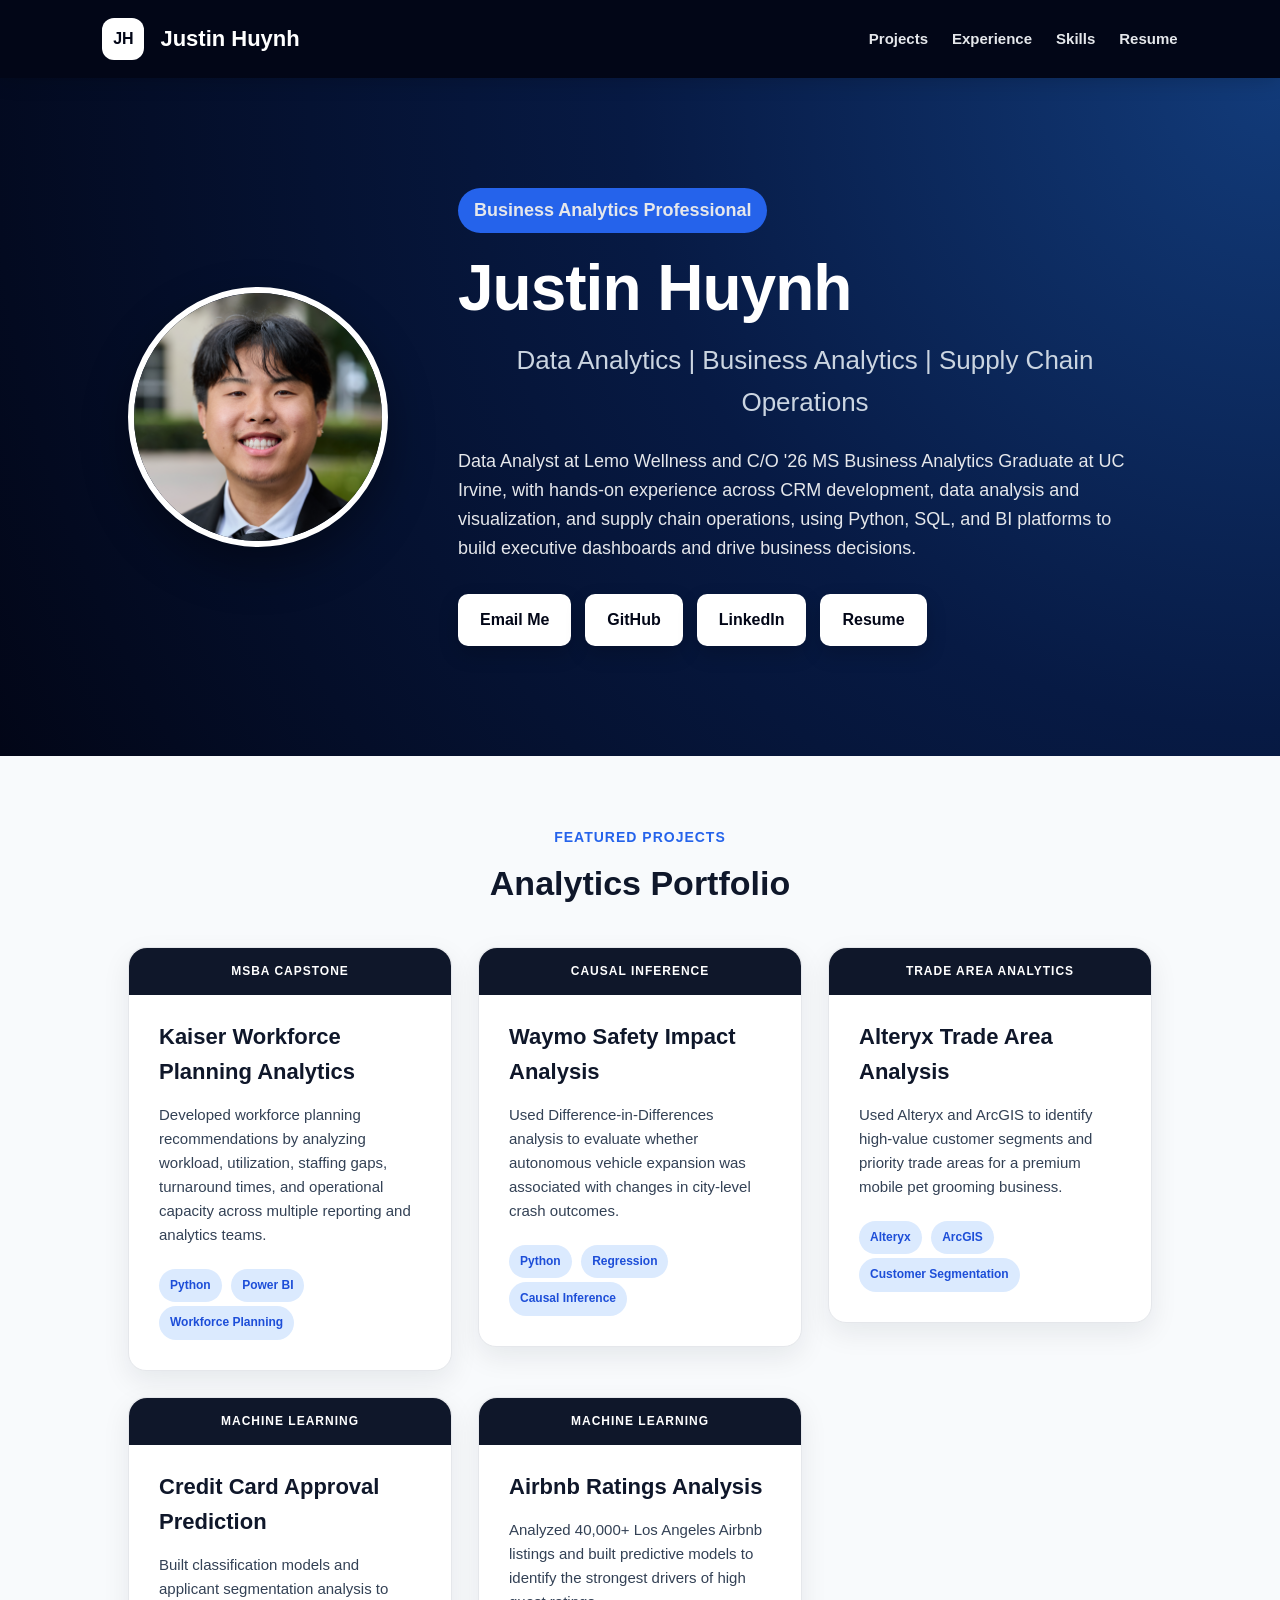
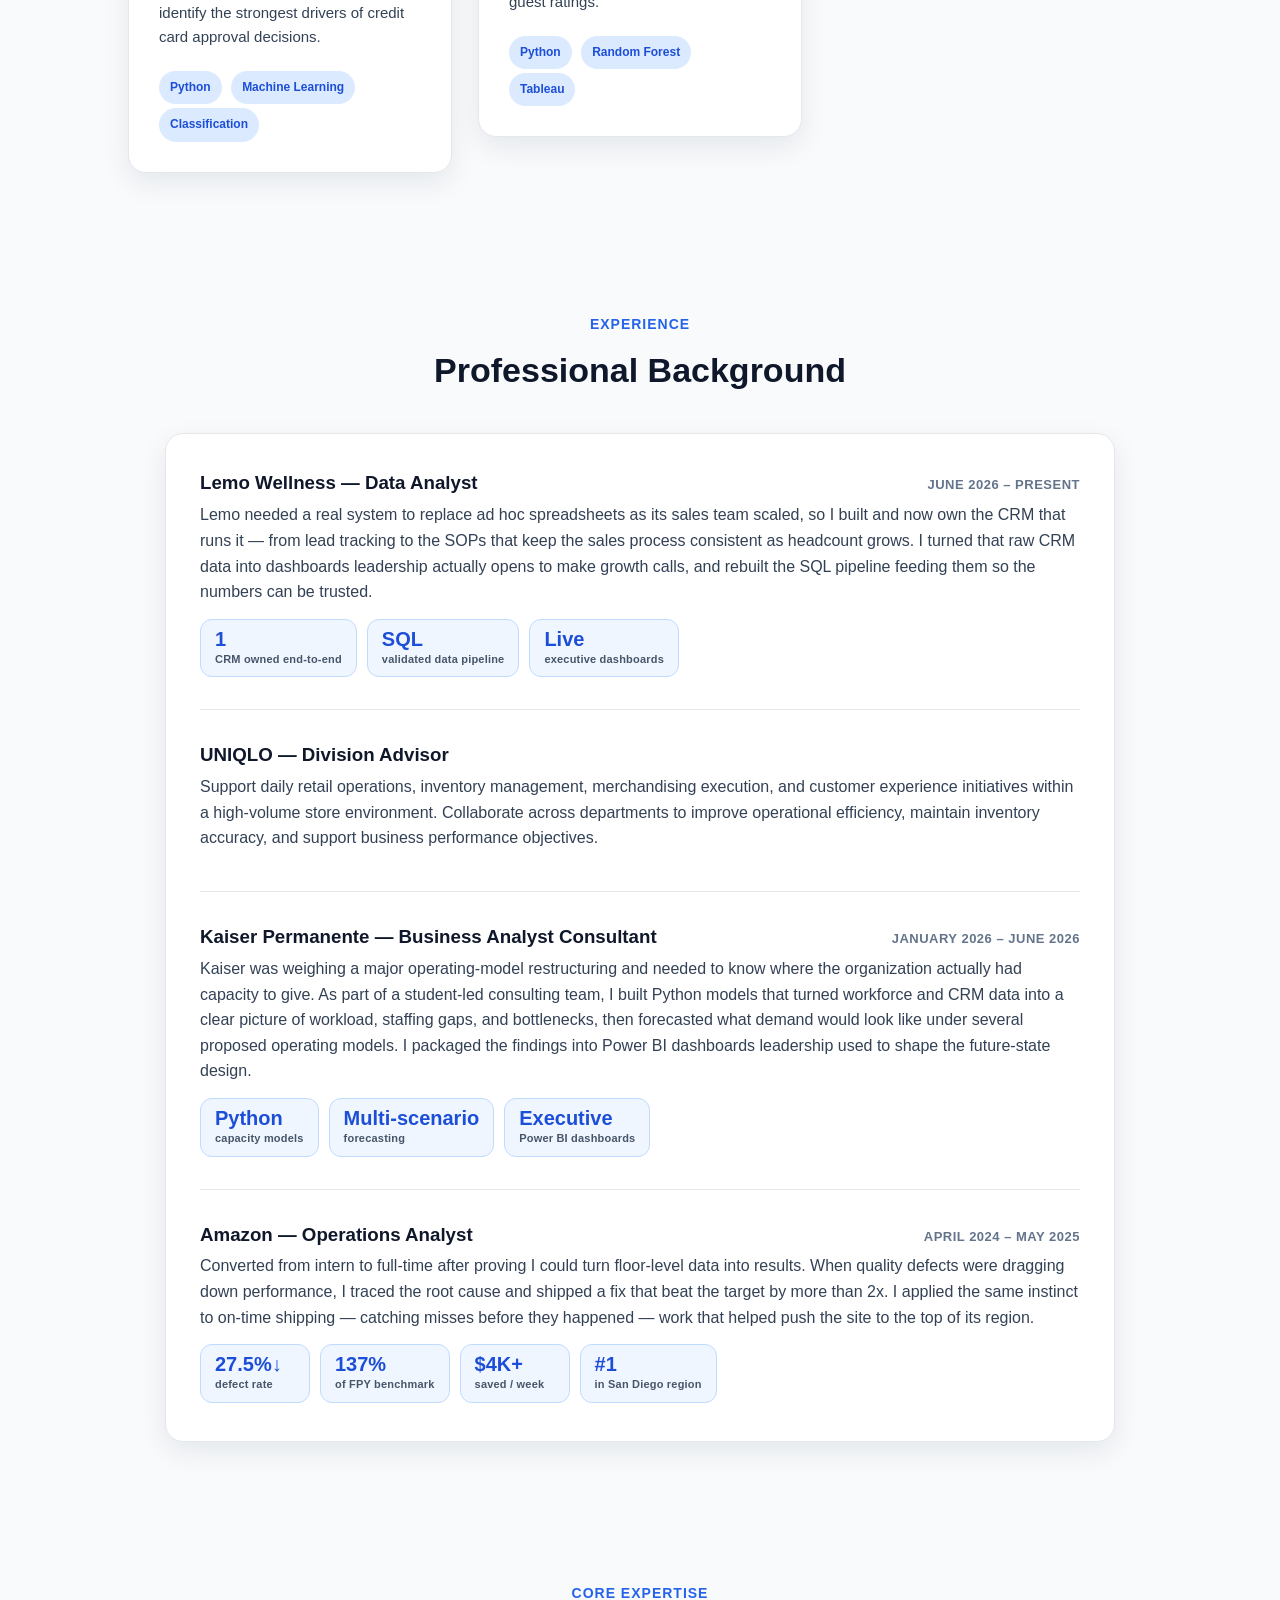
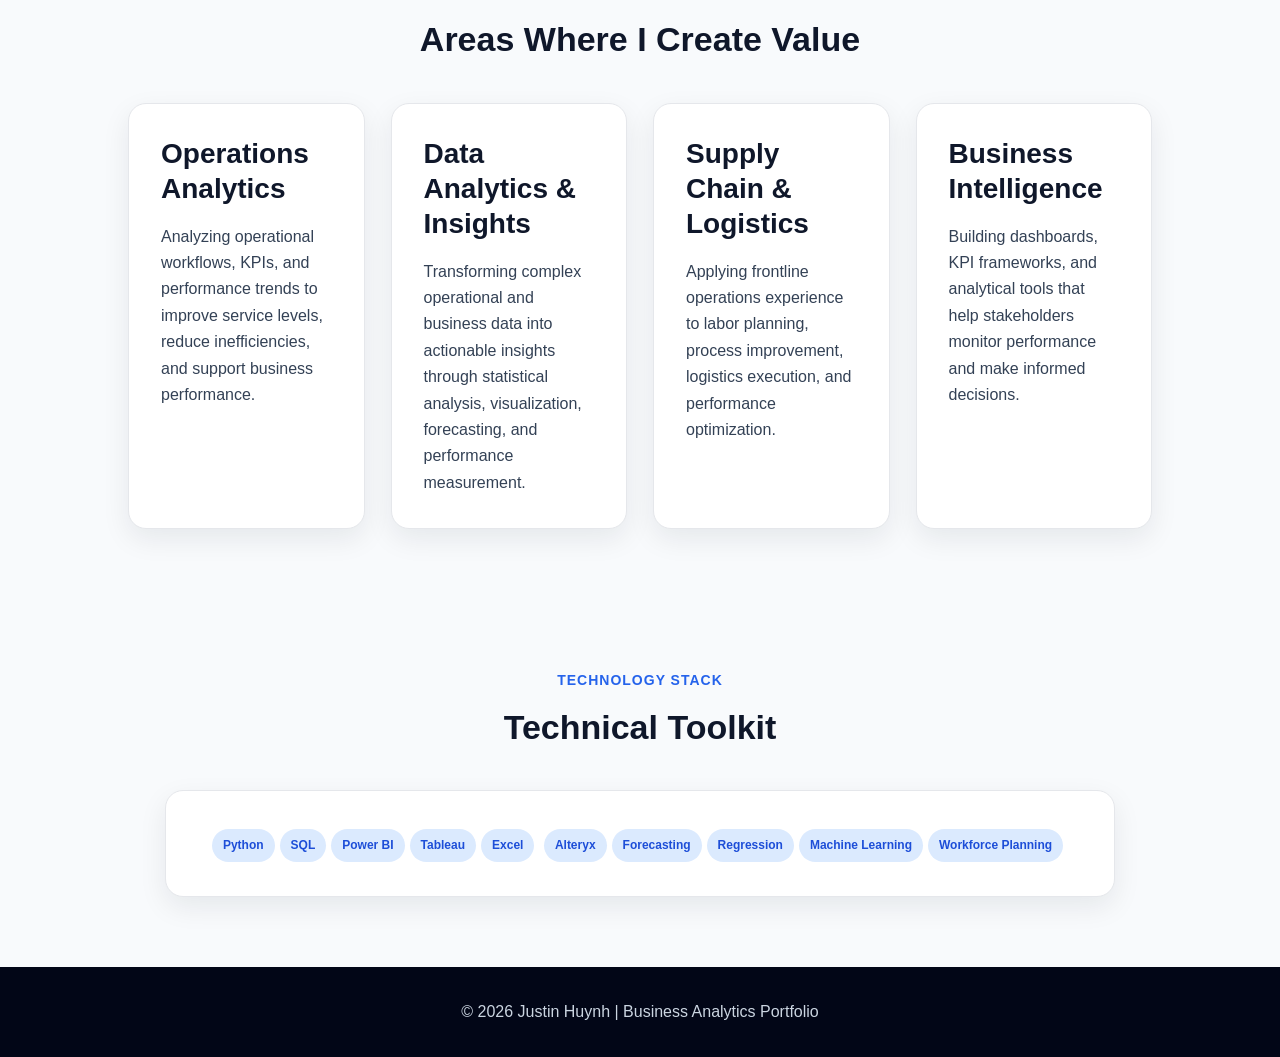
<file: index.html>
<!DOCTYPE html>
<html lang="en">
<head>
  <meta charset="UTF-8">
  <meta name="viewport" content="width=device-width, initial-scale=1.0">
  <title>Justin Huynh | Business Analytics Portfolio</title>
  <link rel="stylesheet" href="style.css">
</head>

<body>

<header class="nav">
  <div class="logo">JH</div>
  <h3>Justin Huynh</h3>
  <nav>
    <a href="#projects">Projects</a>
    <a href="#experience">Experience</a>
    <a href="#skills">Skills</a>
    <a href="JustinHuynh_Resume_.pdf" target="_blank">Resume</a>
  </nav>
</header>

<section class="hero">
  <img src="Justin Huynh.jpeg" alt="Justin Huynh" class="profile-pic">

  <div class="hero-content">
    <p class="badge">Business Analytics Professional</p>
    <h1>Justin Huynh</h1>
    <h2>Data Analytics | Business Analytics | Supply Chain Operations</h2>
    <p>
      Data Analyst at Lemo Wellness and C/O '26 MS Business Analytics Graduate at UC Irvine, with
      hands-on experience across CRM development, data analysis and visualization, and supply chain
      operations, using Python, SQL, and BI platforms to build executive dashboards and
      drive business decisions.
    </p>

    <div class="buttons">
      <a href="mailto:justinhuyn123@gmail.com">Email Me</a>
      <a href="https://github.com/huynhjh3" target="_blank">GitHub</a>
      <a href="https://www.linkedin.com/in/justinhhuynh" target="_blank">LinkedIn</a>
      <a href="JustinHuynh_Resume_.pdf" target="_blank">Resume</a>
    </div>
  </div>
</section>

<section id="projects">
  <p class="section-label">Featured Projects</p>
  <h2>Analytics Portfolio</h2>

  <div class="project-grid">

  <a href="projects/kaiser.html" class="card-link">
    <div class="card">

        <span class="project-type">MSBA Capstone</span>

        <h3>Kaiser Workforce Planning Analytics</h3>

        <p>
            Developed workforce planning recommendations by analyzing workload, utilization, staffing gaps, turnaround times, and operational capacity across multiple reporting and analytics teams.
        </p>

        <span>Python</span>
        <span>Power BI</span>
        <span>Workforce Planning</span>

    </div>
</a>
    
<a href="projects/waymo.html" class="card-link">
    <div class="card">

        <span class="project-type">Causal Inference</span>

        <h3>Waymo Safety Impact Analysis</h3>

        <p>
            Used Difference-in-Differences analysis to evaluate whether autonomous vehicle expansion was associated with changes in city-level crash outcomes.
        </p>

        <span>Python</span>
        <span>Regression</span>
        <span>Causal Inference</span>

    </div>
</a>

<a href="projects/alteryx.html" class="card-link">
    <div class="card">

        <span class="project-type">Trade Area Analytics</span>

        <h3>Alteryx Trade Area Analysis</h3>

        <p>
            Used Alteryx and ArcGIS to identify high-value customer segments and priority trade areas for a premium mobile pet grooming business.
        </p>

        <span>Alteryx</span>
        <span>ArcGIS</span>
        <span>Customer Segmentation</span>

    </div>
</a>

<a href="projects/credit-card.html" class="card-link">
    <div class="card">

        <span class="project-type">Machine Learning</span>

        <h3>Credit Card Approval Prediction</h3>

        <p>
            Built classification models and applicant segmentation analysis to identify the strongest drivers of credit card approval decisions.
        </p>

        <span>Python</span>
        <span>Machine Learning</span>
        <span>Classification</span>

    </div>
</a>

<a href="projects/airbnb.html" class="card-link">
    <div class="card">

        <span class="project-type">Machine Learning</span>

        <h3>Airbnb Ratings Analysis</h3>

        <p>
            Analyzed 40,000+ Los Angeles Airbnb listings and built predictive models to identify the strongest drivers of high guest ratings.
        </p>

        <span>Python</span>
        <span>Random Forest</span>
        <span>Tableau</span>

    </div>
</a>
</section>

<section id="experience">
  <p class="section-label">Experience</p>
  <h2>Professional Background</h2>

  <div class="experience">

<div class="role">
  <div class="role-header">
    <h3>Lemo Wellness — Data Analyst</h3>
    <span class="role-meta">June 2026 – Present</span>
  </div>
  <p>
    Lemo needed a real system to replace ad hoc spreadsheets as its sales team scaled, so I built and now own the CRM that runs it — from lead tracking to the SOPs that keep the sales process consistent as headcount grows. I turned that raw CRM data into dashboards leadership actually opens to make growth calls, and rebuilt the SQL pipeline feeding them so the numbers can be trusted.
  </p>
  <div class="stat-row">
    <div class="stat-chip"><span class="num">1</span><span class="label">CRM owned end-to-end</span></div>
    <div class="stat-chip"><span class="num">SQL</span><span class="label">validated data pipeline</span></div>
    <div class="stat-chip"><span class="num">Live</span><span class="label">executive dashboards</span></div>
  </div>
</div>

<div class="role">
  <div class="role-header">
    <h3>UNIQLO — Division Advisor</h3>
  </div>
  <p>
    Support daily retail operations, inventory management, merchandising execution, and customer experience initiatives within a high-volume store environment. Collaborate across departments to improve operational efficiency, maintain inventory accuracy, and support business performance objectives.
  </p>
</div>

<div class="role">
  <div class="role-header">
    <h3>Kaiser Permanente — Business Analyst Consultant</h3>
    <span class="role-meta">January 2026 – June 2026</span>
  </div>
  <p>
    Kaiser was weighing a major operating-model restructuring and needed to know where the organization actually had capacity to give. As part of a student-led consulting team, I built Python models that turned workforce and CRM data into a clear picture of workload, staffing gaps, and bottlenecks, then forecasted what demand would look like under several proposed operating models. I packaged the findings into Power BI dashboards leadership used to shape the future-state design.
  </p>
  <div class="stat-row">
    <div class="stat-chip"><span class="num">Python</span><span class="label">capacity models</span></div>
    <div class="stat-chip"><span class="num">Multi-scenario</span><span class="label">forecasting</span></div>
    <div class="stat-chip"><span class="num">Executive</span><span class="label">Power BI dashboards</span></div>
  </div>
</div>

<div class="role">
  <div class="role-header">
    <h3>Amazon — Operations Analyst</h3>
    <span class="role-meta">April 2024 – May 2025</span>
  </div>
  <p>
    Converted from intern to full-time after proving I could turn floor-level data into results. When quality defects were dragging down performance, I traced the root cause and shipped a fix that beat the target by more than 2x. I applied the same instinct to on-time shipping — catching misses before they happened — work that helped push the site to the top of its region.
  </p>
  <div class="stat-row">
    <div class="stat-chip"><span class="num">27.5%↓</span><span class="label">defect rate</span></div>
    <div class="stat-chip"><span class="num">137%</span><span class="label">of FPY benchmark</span></div>
    <div class="stat-chip"><span class="num">$4K+</span><span class="label">saved / week</span></div>
    <div class="stat-chip"><span class="num">#1</span><span class="label">in San Diego region</span></div>
  </div>
</div>

  </div>
</section>
  
<section class="value-section">

  <p class="section-label">Core Expertise</p>
  <h2>Areas Where I Create Value</h2>

  <div class="value-grid">

    <div class="value-card">
      <h3>Operations Analytics</h3>
      <p>Analyzing operational workflows, KPIs, and performance trends to improve service levels, reduce inefficiencies, and support business performance.</p>
    </div>

    <div class="value-card">
      <h3>Data Analytics & Insights</h3>
      <p>Transforming complex operational and business data into actionable insights through statistical analysis, visualization, forecasting, and performance measurement.</p>
    </div>

    <div class="value-card">
      <h3>Supply Chain & Logistics</h3>
      <p>Applying frontline operations experience to labor planning, process improvement, logistics execution, and performance optimization.</p>
    </div>

    <div class="value-card">
      <h3>Business Intelligence</h3>
      <p>Building dashboards, KPI frameworks, and analytical tools that help stakeholders monitor performance and make informed decisions.</p>
    </div>

  </div>

</section>
  
<section id="skills">
  <p class="section-label">Technology Stack</p>
  <h2>Technical Toolkit</h2>

  <div class="skills">
    <span>Python</span><span>SQL</span><span>Power BI</span><span>Tableau</span><span>Excel</span>
    <span>Alteryx</span><span>Forecasting</span><span>Regression</span><span>Machine Learning</span><span>Workforce Planning</span>
  </div>
</section>

<footer>
  <p>© 2026 Justin Huynh | Business Analytics Portfolio</p>
</footer>

</body>
</html>
</file>
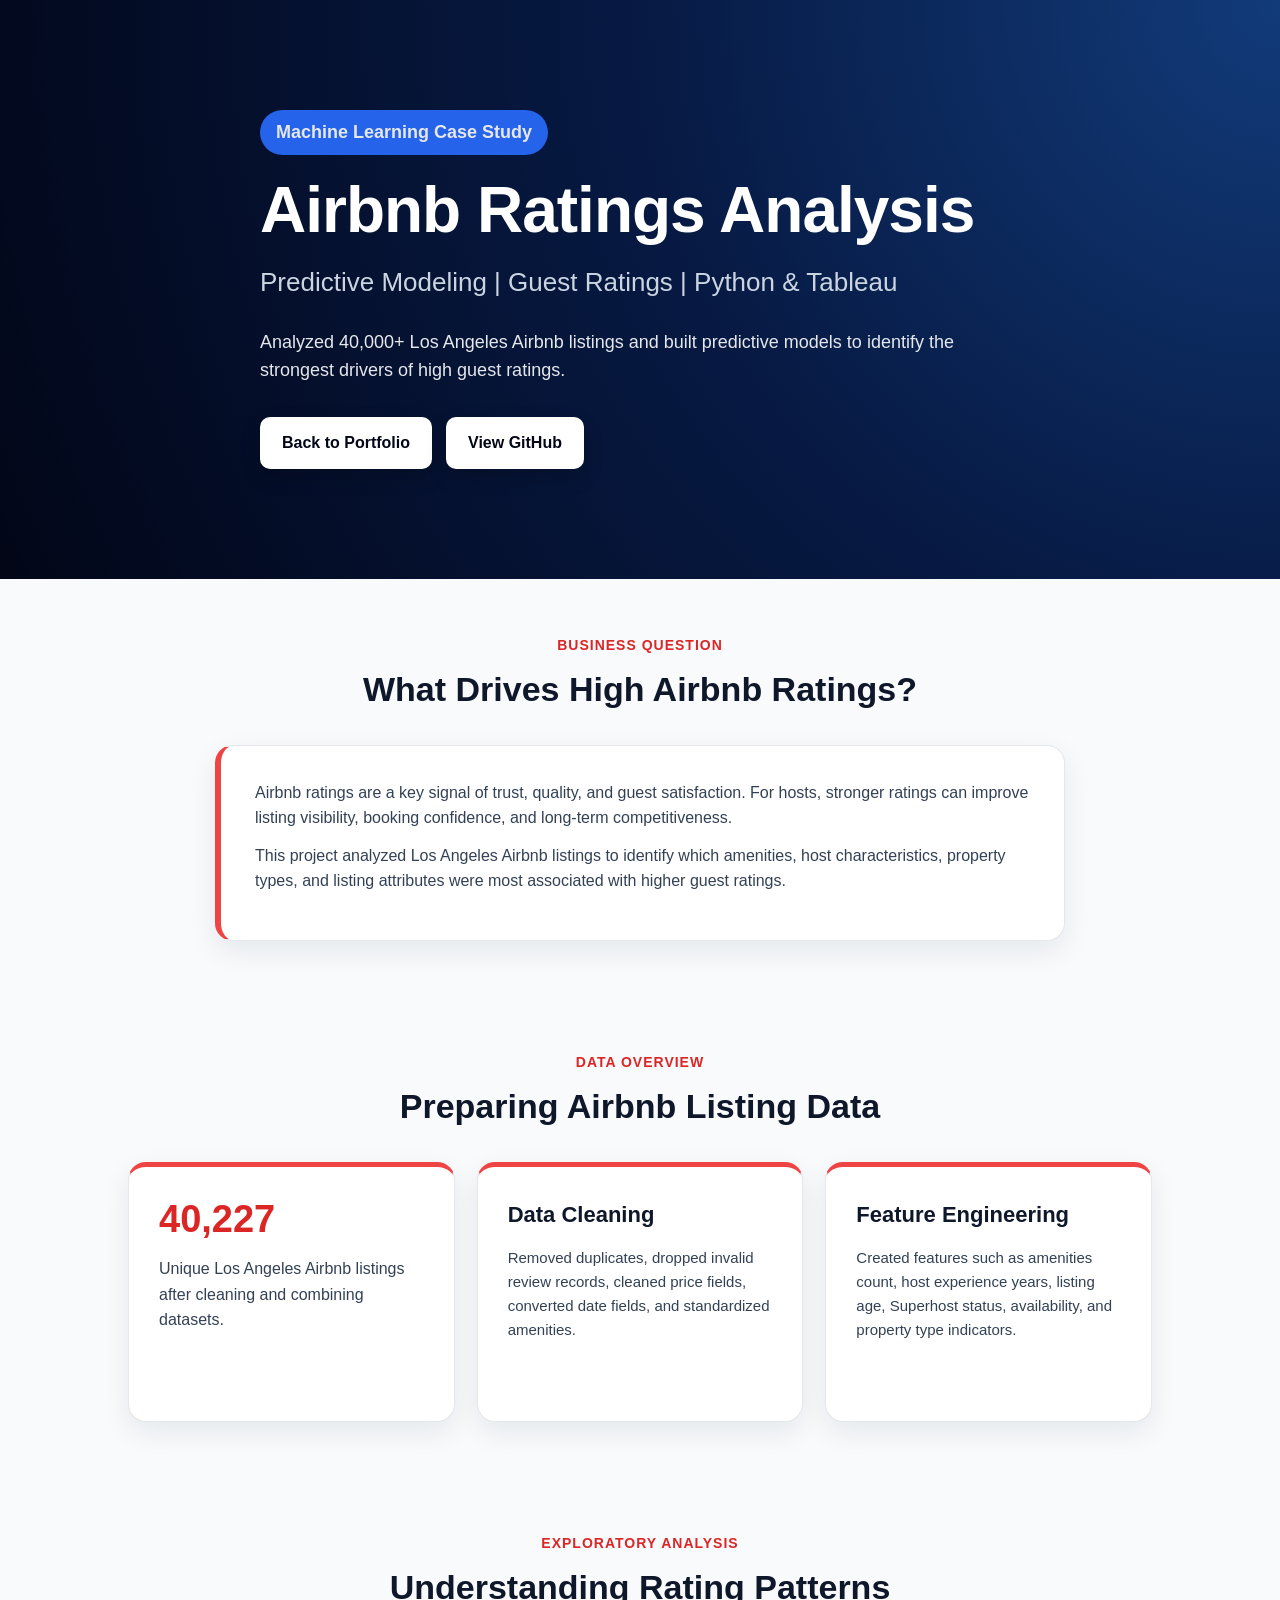
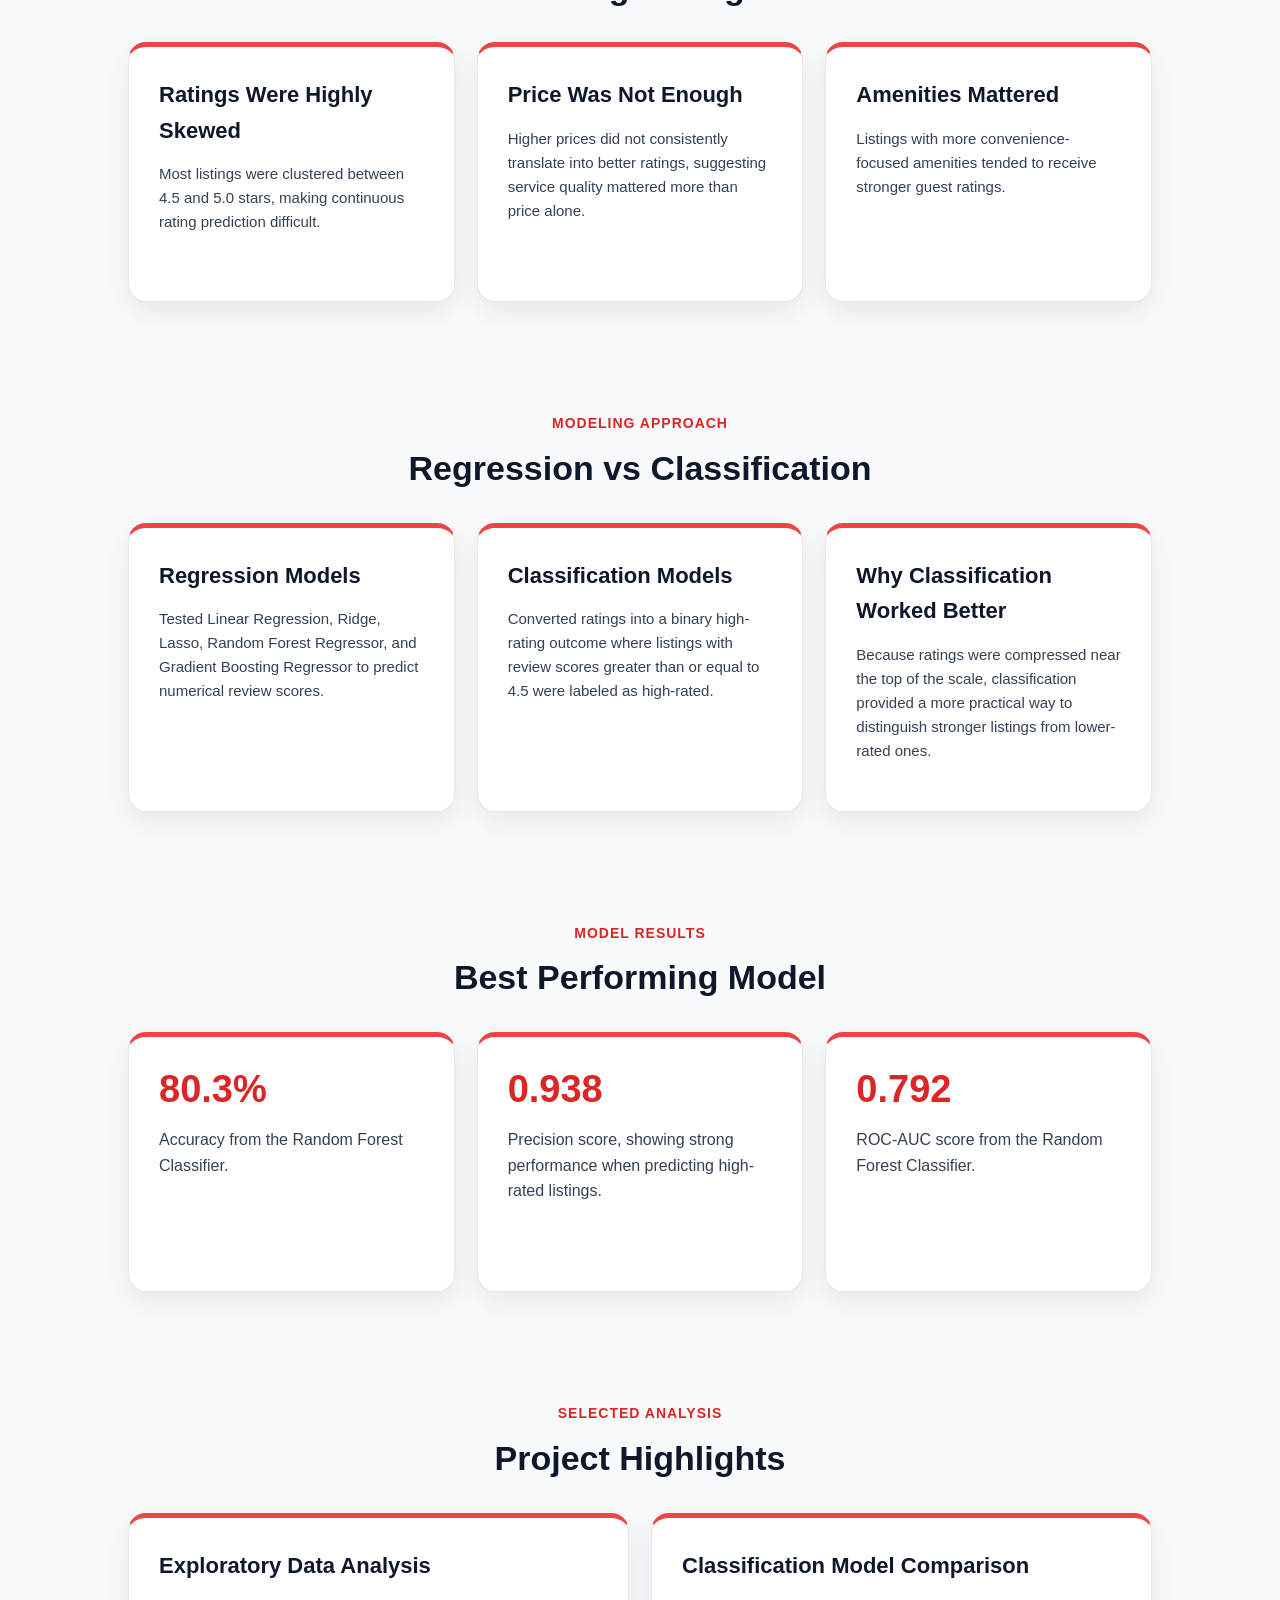
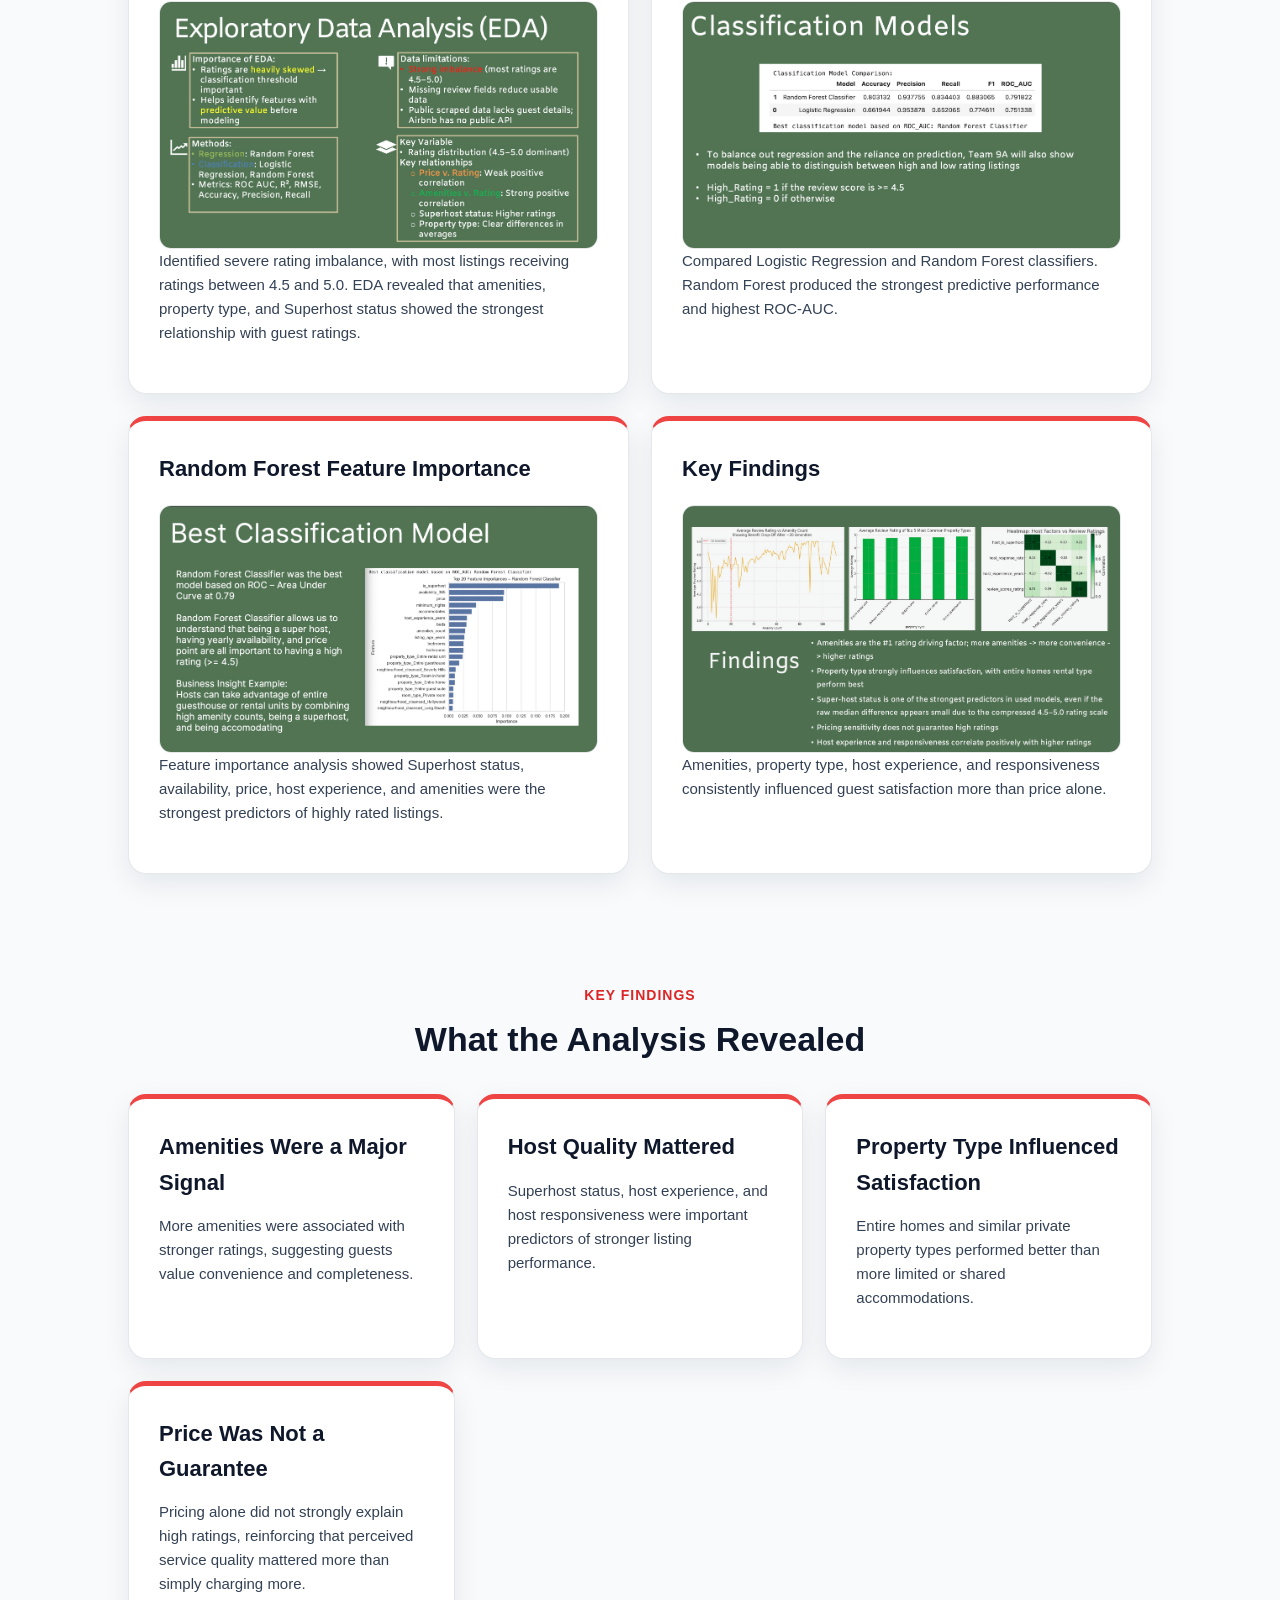
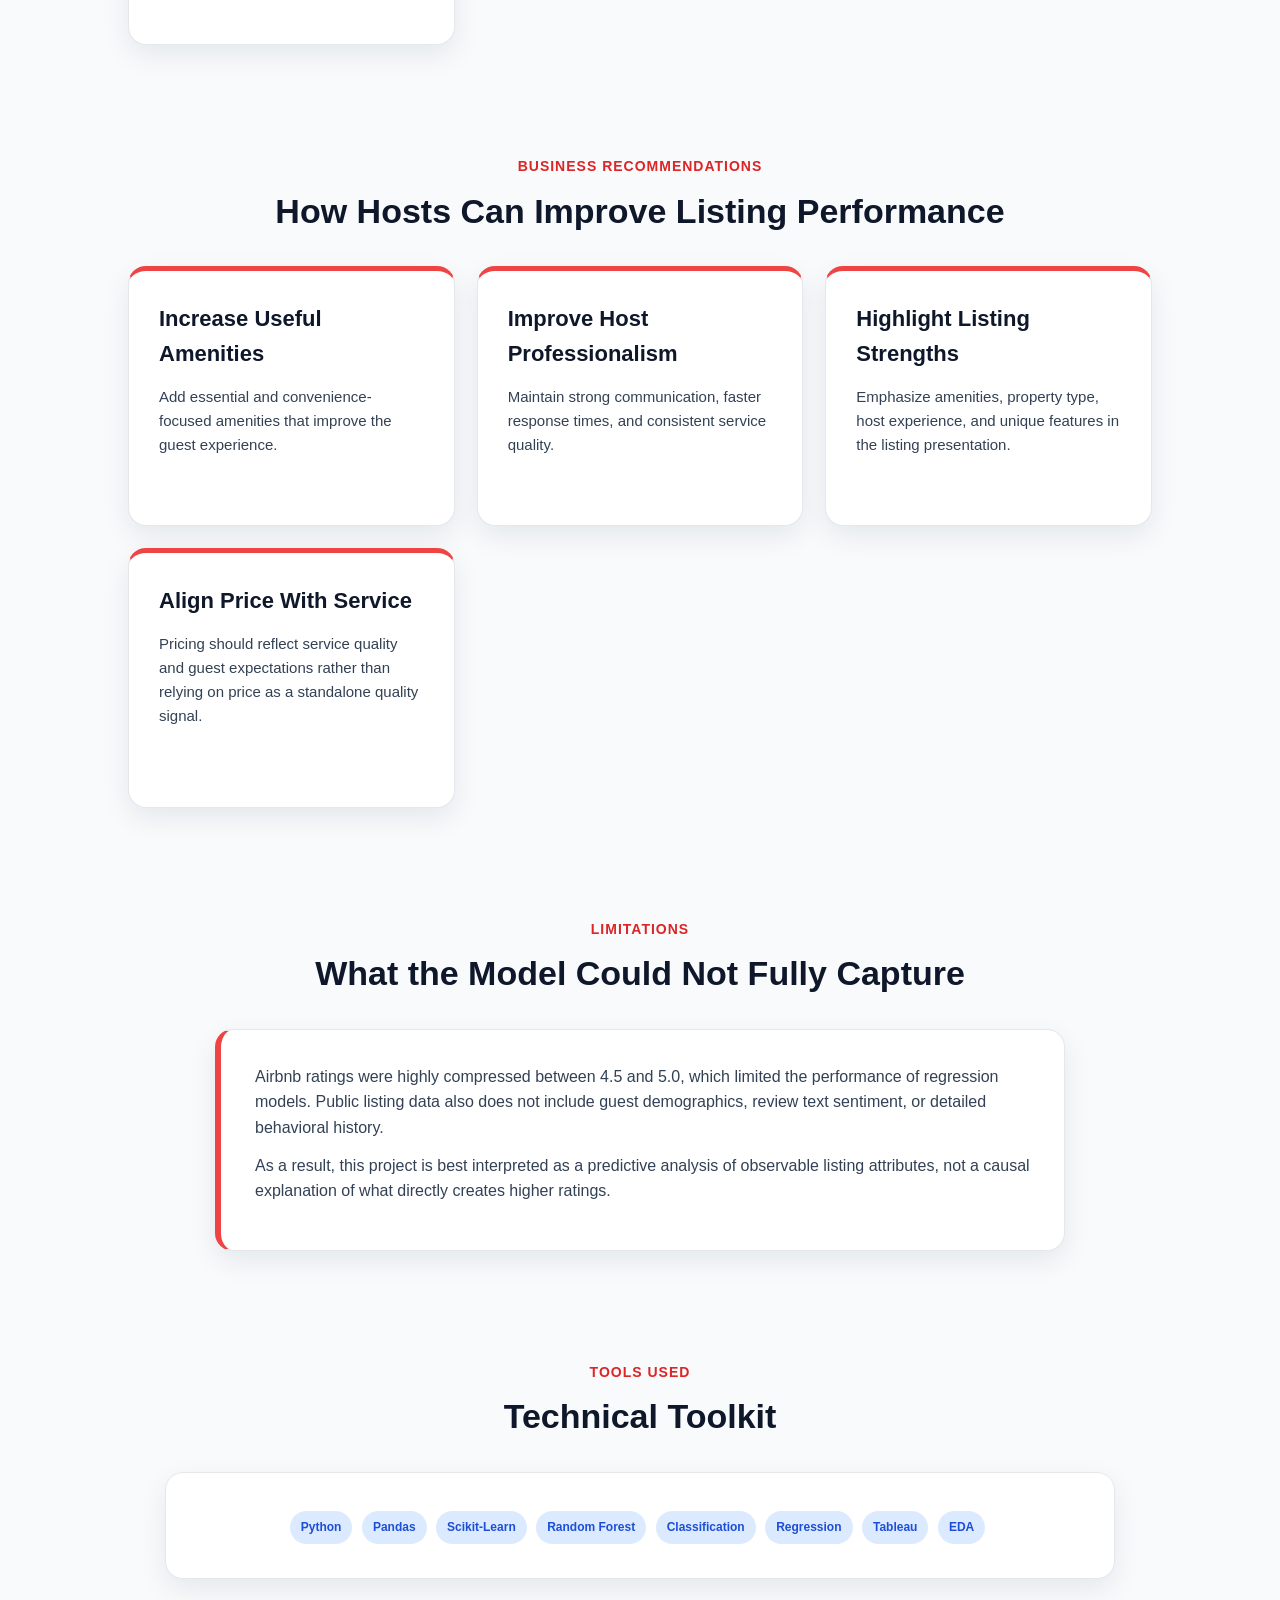
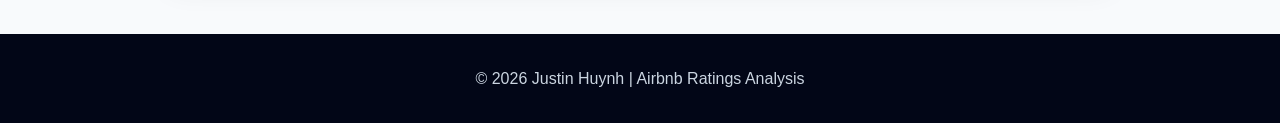
<file: projects/airbnb.html>
<!DOCTYPE html>
<html lang="en">

<head>
    <meta charset="UTF-8">
    <meta name="viewport" content="width=device-width, initial-scale=1.0">
    <title>Airbnb Ratings Analysis | Justin Huynh</title>
    <link rel="stylesheet" href="../style.css">
</head>

<body id="airbnb-page">

<header class="hero">
    <div class="hero-content">
        <p class="badge">Machine Learning Case Study</p>

        <h1>Airbnb Ratings Analysis</h1>

        <h2>Predictive Modeling | Guest Ratings | Python & Tableau</h2>

        <p>
            Analyzed 40,000+ Los Angeles Airbnb listings and built predictive models to identify the strongest drivers of high guest ratings.
        </p>

        <div class="buttons">
            <a href="../index.html">Back to Portfolio</a>

            <a href="https://github.com/huynhjh3/airbnb-ratings-analysis" target="_blank">
                View GitHub
            </a>
        </div>
    </div>
</header>

<section>
    <p class="section-label">Business Question</p>
    <h2>What Drives High Airbnb Ratings?</h2>

    <div class="experience">
        <p>
            Airbnb ratings are a key signal of trust, quality, and guest satisfaction. For hosts, stronger ratings can improve listing visibility, booking confidence, and long-term competitiveness.
        </p>

        <p>
            This project analyzed Los Angeles Airbnb listings to identify which amenities, host characteristics, property types, and listing attributes were most associated with higher guest ratings.
        </p>
    </div>
</section>

<section>
    <p class="section-label">Data Overview</p>
    <h2>Preparing Airbnb Listing Data</h2>

    <div class="project-grid">
        <div class="card metric">
            <h3>40,227</h3>
            <p>Unique Los Angeles Airbnb listings after cleaning and combining datasets.</p>
        </div>

        <div class="card">
            <h3>Data Cleaning</h3>
            <p>
                Removed duplicates, dropped invalid review records, cleaned price fields, converted date fields, and standardized amenities.
            </p>
        </div>

        <div class="card">
            <h3>Feature Engineering</h3>
            <p>
                Created features such as amenities count, host experience years, listing age, Superhost status, availability, and property type indicators.
            </p>
        </div>
    </div>
</section>

<section>
    <p class="section-label">Exploratory Analysis</p>
    <h2>Understanding Rating Patterns</h2>

    <div class="project-grid">
        <div class="card">
            <h3>Ratings Were Highly Skewed</h3>
            <p>
                Most listings were clustered between 4.5 and 5.0 stars, making continuous rating prediction difficult.
            </p>
        </div>

        <div class="card">
            <h3>Price Was Not Enough</h3>
            <p>
                Higher prices did not consistently translate into better ratings, suggesting service quality mattered more than price alone.
            </p>
        </div>

        <div class="card">
            <h3>Amenities Mattered</h3>
            <p>
                Listings with more convenience-focused amenities tended to receive stronger guest ratings.
            </p>
        </div>
    </div>
</section>

<section>
    <p class="section-label">Modeling Approach</p>
    <h2>Regression vs Classification</h2>

    <div class="project-grid">
        <div class="card">
            <h3>Regression Models</h3>
            <p>
                Tested Linear Regression, Ridge, Lasso, Random Forest Regressor, and Gradient Boosting Regressor to predict numerical review scores.
            </p>
        </div>

        <div class="card">
            <h3>Classification Models</h3>
            <p>
                Converted ratings into a binary high-rating outcome where listings with review scores greater than or equal to 4.5 were labeled as high-rated.
            </p>
        </div>

        <div class="card">
            <h3>Why Classification Worked Better</h3>
            <p>
                Because ratings were compressed near the top of the scale, classification provided a more practical way to distinguish stronger listings from lower-rated ones.
            </p>
        </div>
    </div>
</section>

<section>
    <p class="section-label">Model Results</p>
    <h2>Best Performing Model</h2>

    <div class="project-grid">
        <div class="card metric">
            <h3>80.3%</h3>
            <p>Accuracy from the Random Forest Classifier.</p>
        </div>

        <div class="card metric">
            <h3>0.938</h3>
            <p>Precision score, showing strong performance when predicting high-rated listings.</p>
        </div>

        <div class="card metric">
            <h3>0.792</h3>
            <p>ROC-AUC score from the Random Forest Classifier.</p>
        </div>
    </div>
</section>
    
<section>
    <p class="section-label">Selected Analysis</p>
    <h2>Project Highlights</h2>

    <div class="project-grid">

        <div class="card">
            <h3>Exploratory Data Analysis</h3>

            <img src="airbnb-assets/EDA.png"
                 alt="Exploratory Data Analysis">

            <p>
                Identified severe rating imbalance, with most listings receiving ratings between 4.5 and 5.0. EDA revealed that amenities, property type, and Superhost status showed the strongest relationship with guest ratings.
            </p>
        </div>

        <div class="card">
            <h3>Classification Model Comparison</h3>

            <img src="airbnb-assets/classifications.png"
                 alt="Classification Models">

            <p>
                Compared Logistic Regression and Random Forest classifiers. Random Forest produced the strongest predictive performance and highest ROC-AUC.
            </p>
        </div>

        <div class="card">
            <h3>Random Forest Feature Importance</h3>

            <img src="airbnb-assets/best-classification.png"
                 alt="Random Forest Feature Importance">

            <p>
                Feature importance analysis showed Superhost status, availability, price, host experience, and amenities were the strongest predictors of highly rated listings.
            </p>
        </div>

        <div class="card">
            <h3>Key Findings</h3>

            <img src="airbnb-assets/findings.png"
                 alt="Airbnb Findings">

            <p>
                Amenities, property type, host experience, and responsiveness consistently influenced guest satisfaction more than price alone.
            </p>
        </div>

    </div>
</section>
    
<section>
    <p class="section-label">Key Findings</p>
    <h2>What the Analysis Revealed</h2>

    <div class="project-grid">
        <div class="card">
            <h3>Amenities Were a Major Signal</h3>
            <p>
                More amenities were associated with stronger ratings, suggesting guests value convenience and completeness.
            </p>
        </div>

        <div class="card">
            <h3>Host Quality Mattered</h3>
            <p>
                Superhost status, host experience, and host responsiveness were important predictors of stronger listing performance.
            </p>
        </div>

        <div class="card">
            <h3>Property Type Influenced Satisfaction</h3>
            <p>
                Entire homes and similar private property types performed better than more limited or shared accommodations.
            </p>
        </div>

        <div class="card">
            <h3>Price Was Not a Guarantee</h3>
            <p>
                Pricing alone did not strongly explain high ratings, reinforcing that perceived service quality mattered more than simply charging more.
            </p>
        </div>
    </div>
</section>

<section>
    <p class="section-label">Business Recommendations</p>
    <h2>How Hosts Can Improve Listing Performance</h2>

    <div class="project-grid">
        <div class="card">
            <h3>Increase Useful Amenities</h3>
            <p>
                Add essential and convenience-focused amenities that improve the guest experience.
            </p>
        </div>

        <div class="card">
            <h3>Improve Host Professionalism</h3>
            <p>
                Maintain strong communication, faster response times, and consistent service quality.
            </p>
        </div>

        <div class="card">
            <h3>Highlight Listing Strengths</h3>
            <p>
                Emphasize amenities, property type, host experience, and unique features in the listing presentation.
            </p>
        </div>

        <div class="card">
            <h3>Align Price With Service</h3>
            <p>
                Pricing should reflect service quality and guest expectations rather than relying on price as a standalone quality signal.
            </p>
        </div>
    </div>
</section>

<section>
    <p class="section-label">Limitations</p>
    <h2>What the Model Could Not Fully Capture</h2>

    <div class="experience">
        <p>
            Airbnb ratings were highly compressed between 4.5 and 5.0, which limited the performance of regression models. Public listing data also does not include guest demographics, review text sentiment, or detailed behavioral history.
        </p>

        <p>
            As a result, this project is best interpreted as a predictive analysis of observable listing attributes, not a causal explanation of what directly creates higher ratings.
        </p>
    </div>
</section>

<section>
    <p class="section-label">Tools Used</p>
    <h2>Technical Toolkit</h2>

    <div class="skills">
        <span>Python</span>
        <span>Pandas</span>
        <span>Scikit-Learn</span>
        <span>Random Forest</span>
        <span>Classification</span>
        <span>Regression</span>
        <span>Tableau</span>
        <span>EDA</span>
    </div>
</section>

<footer>
    <p>© 2026 Justin Huynh | Airbnb Ratings Analysis</p>
</footer>

</body>
</html>
</file>
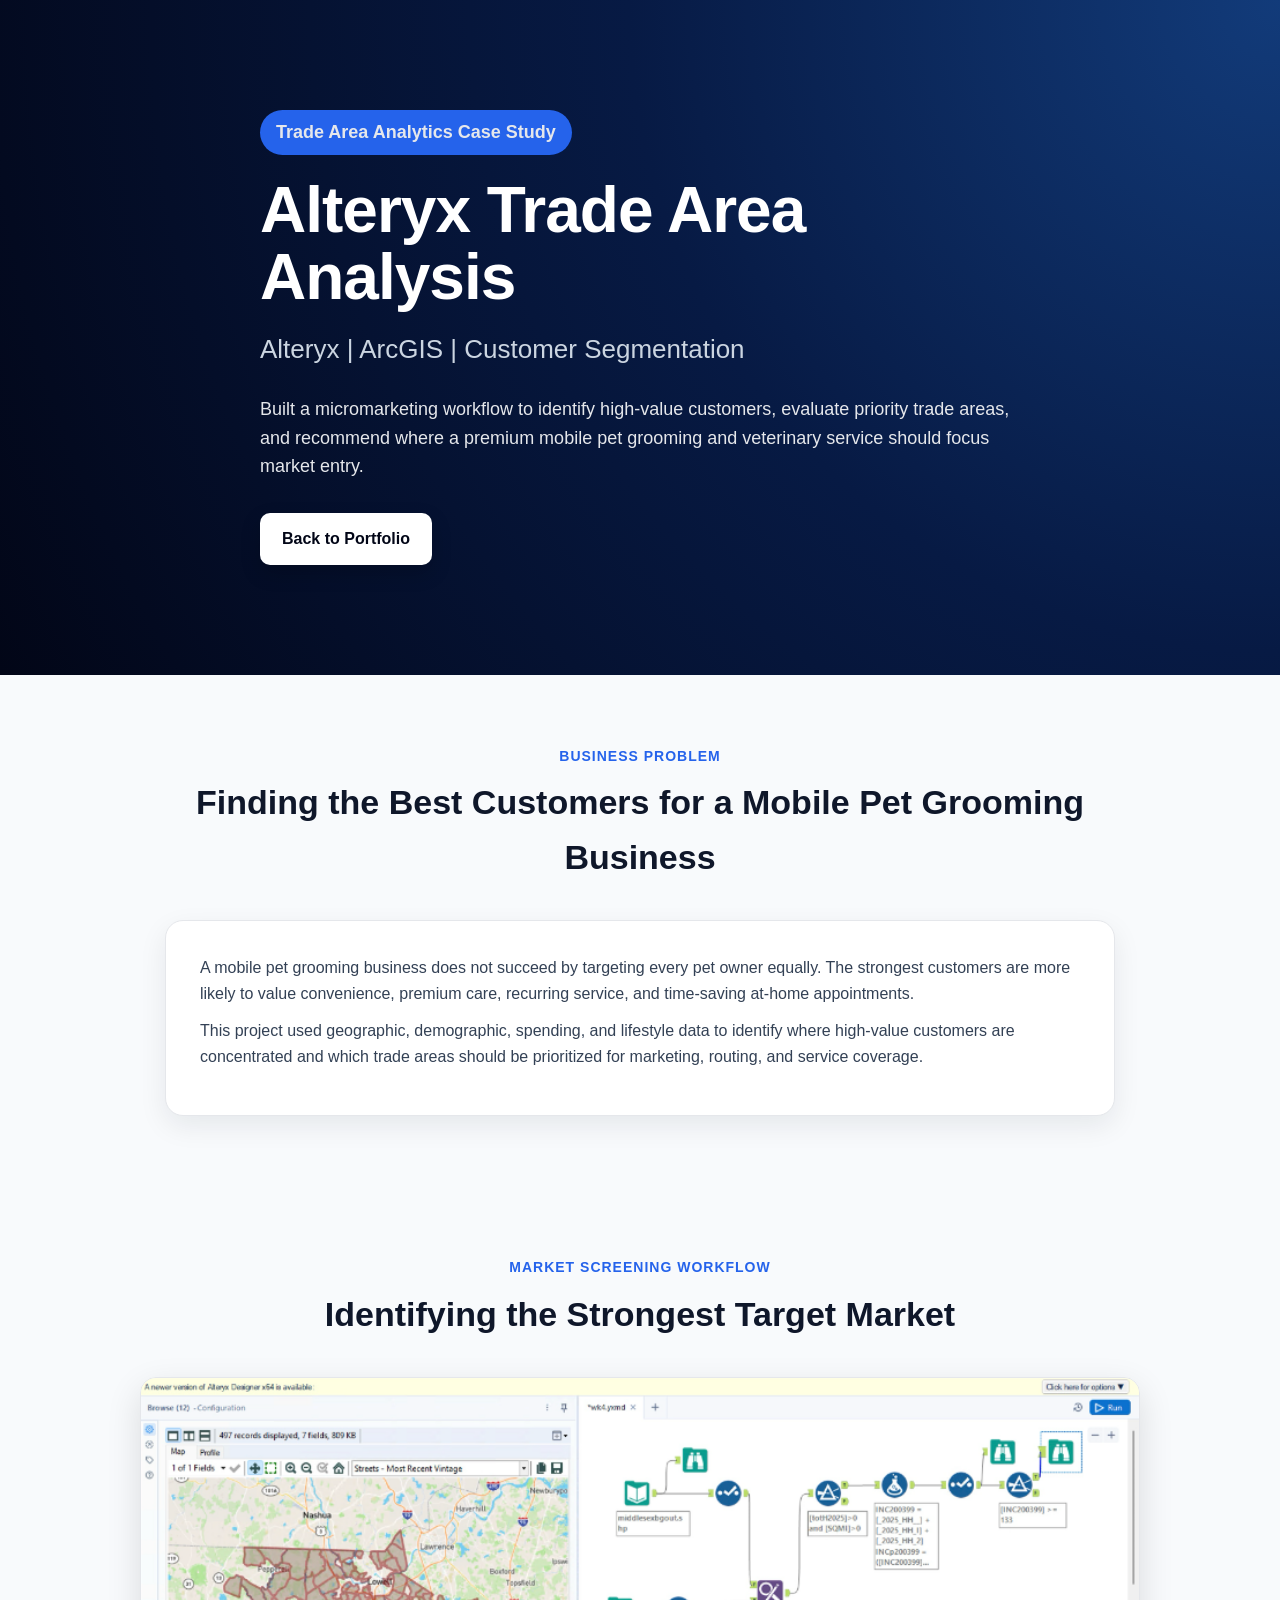
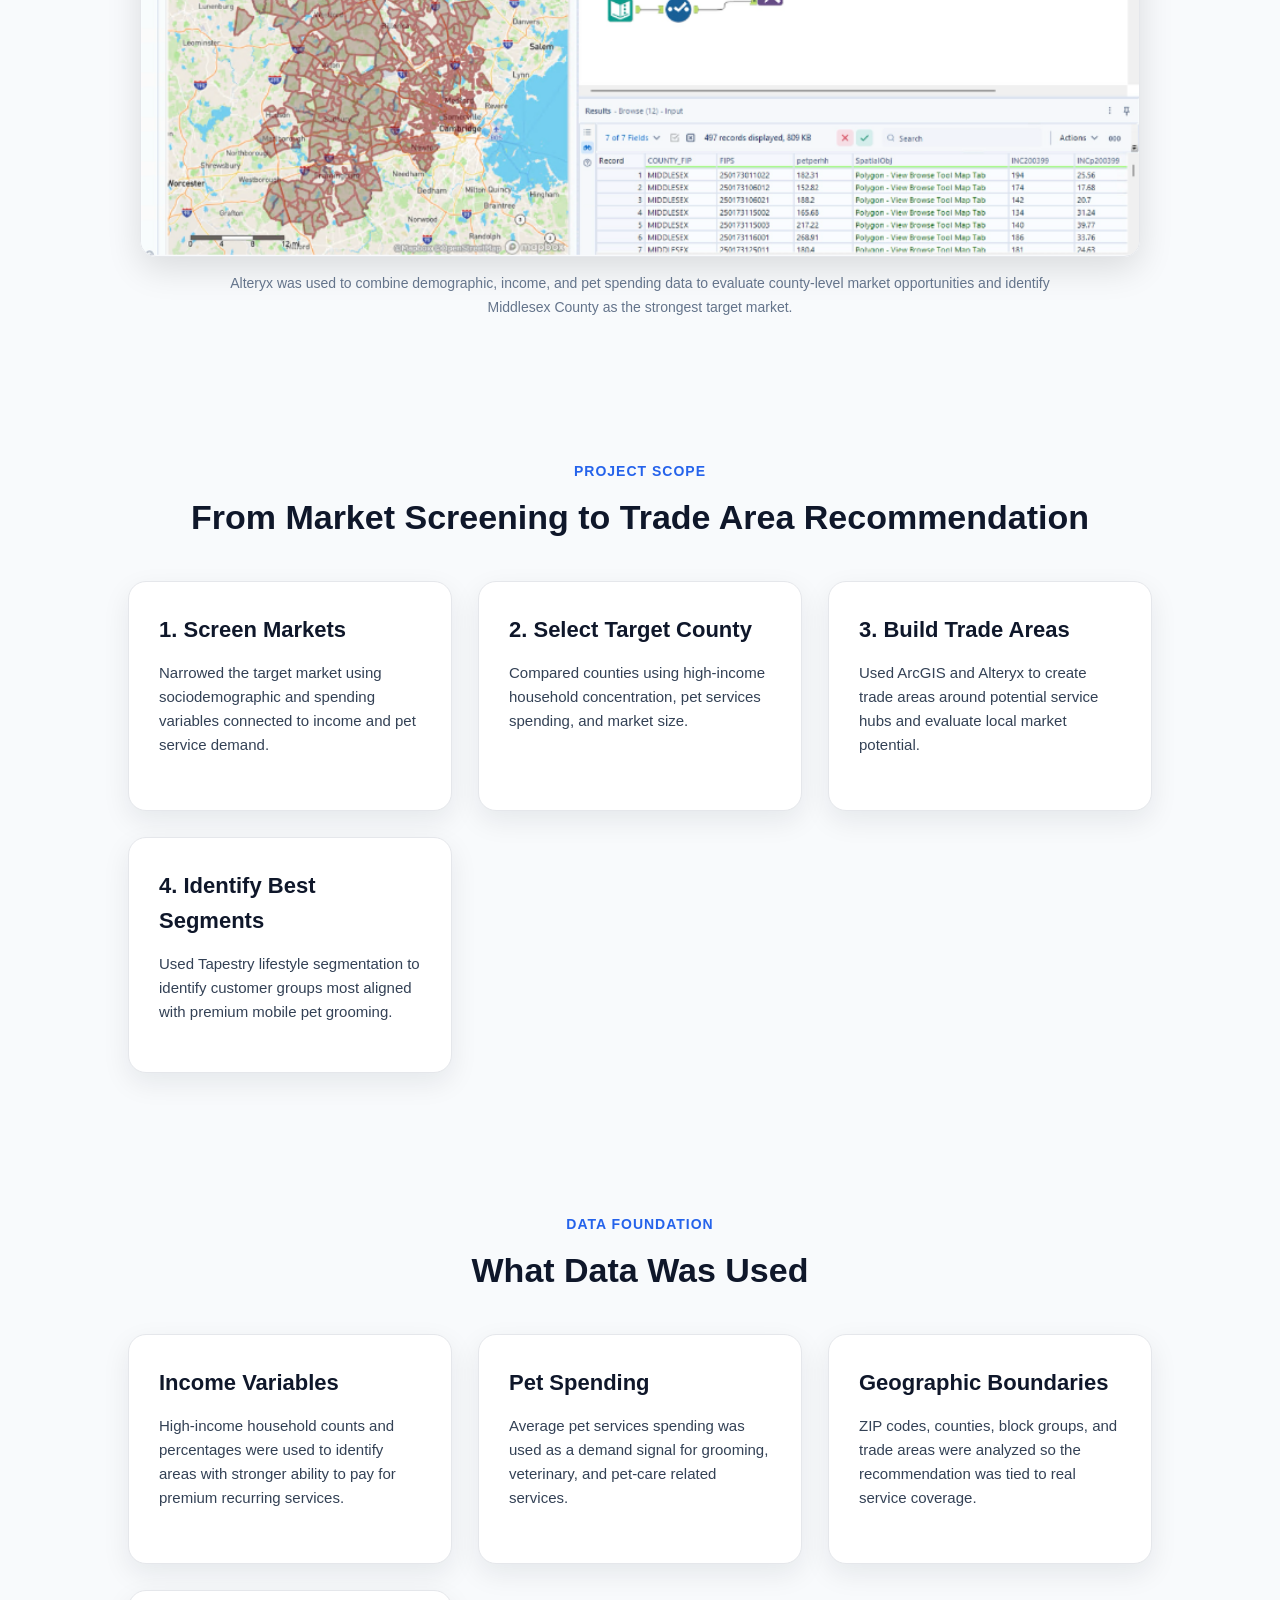
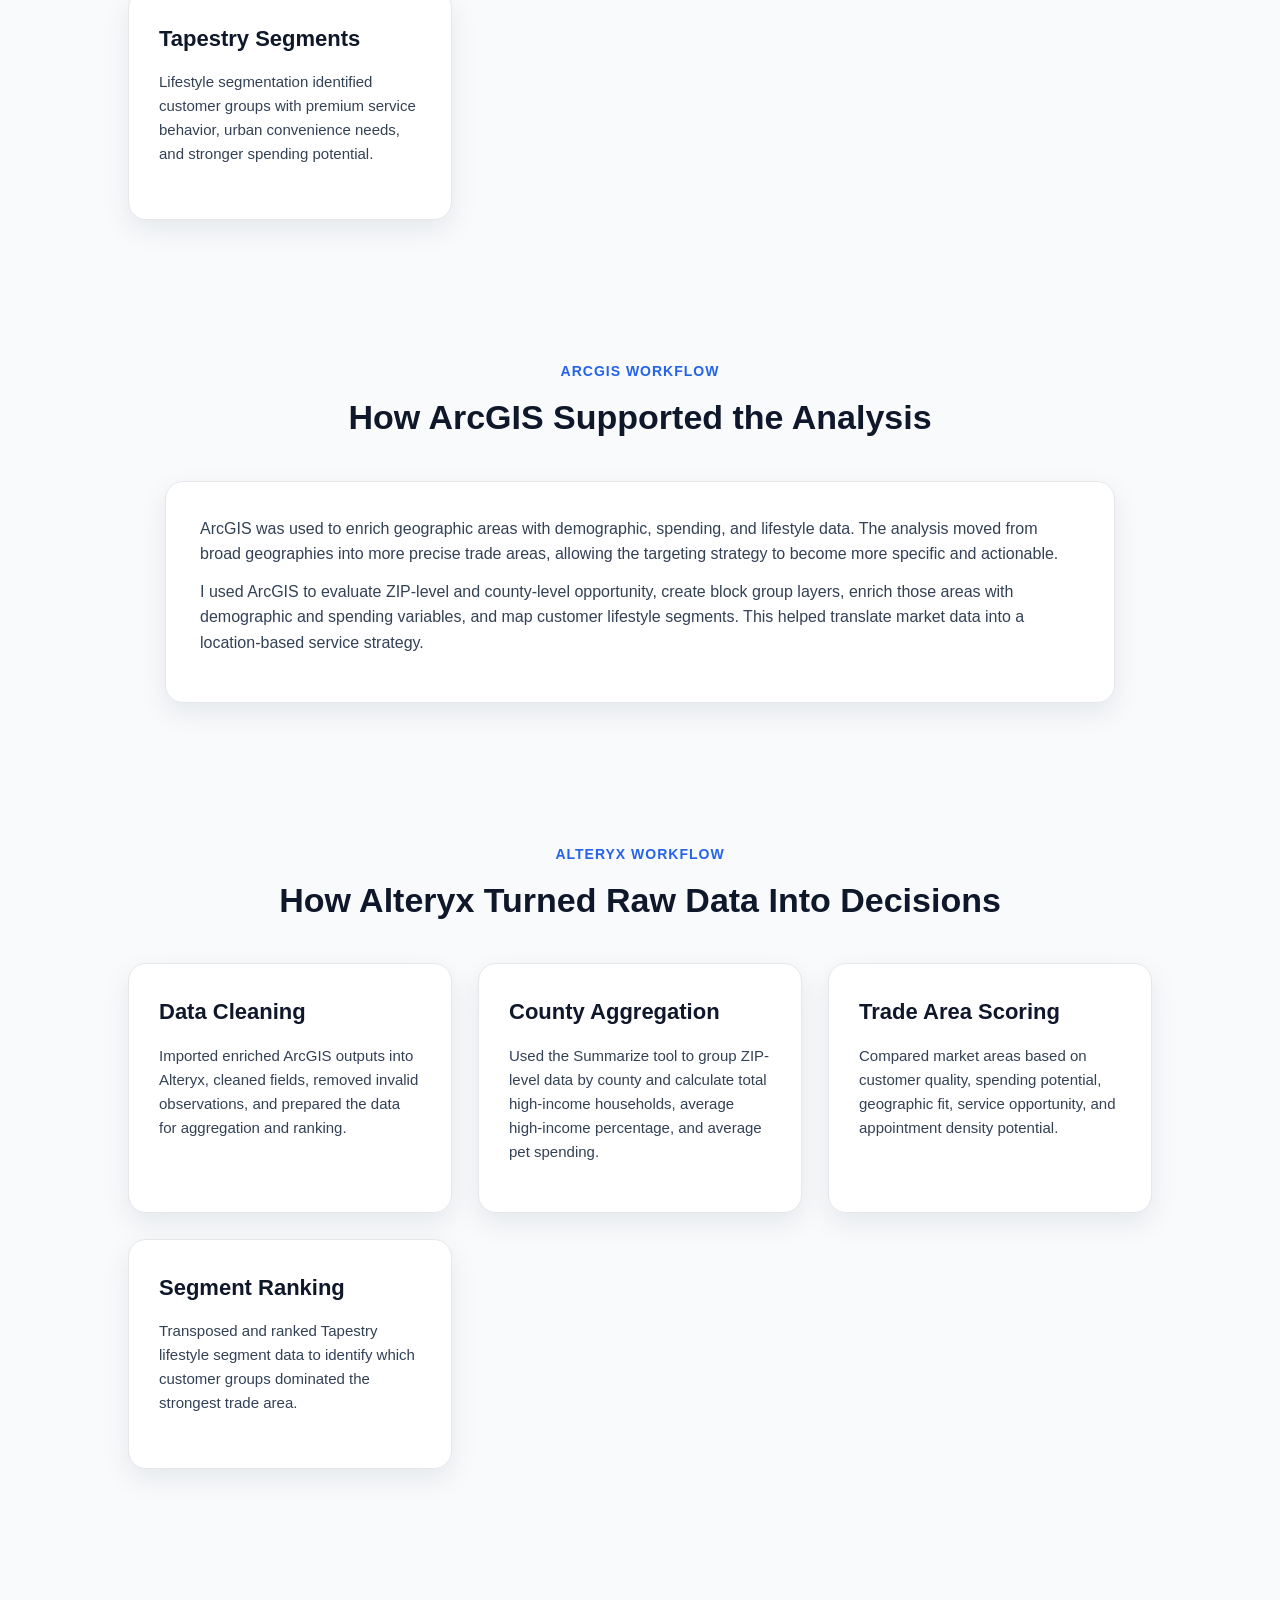
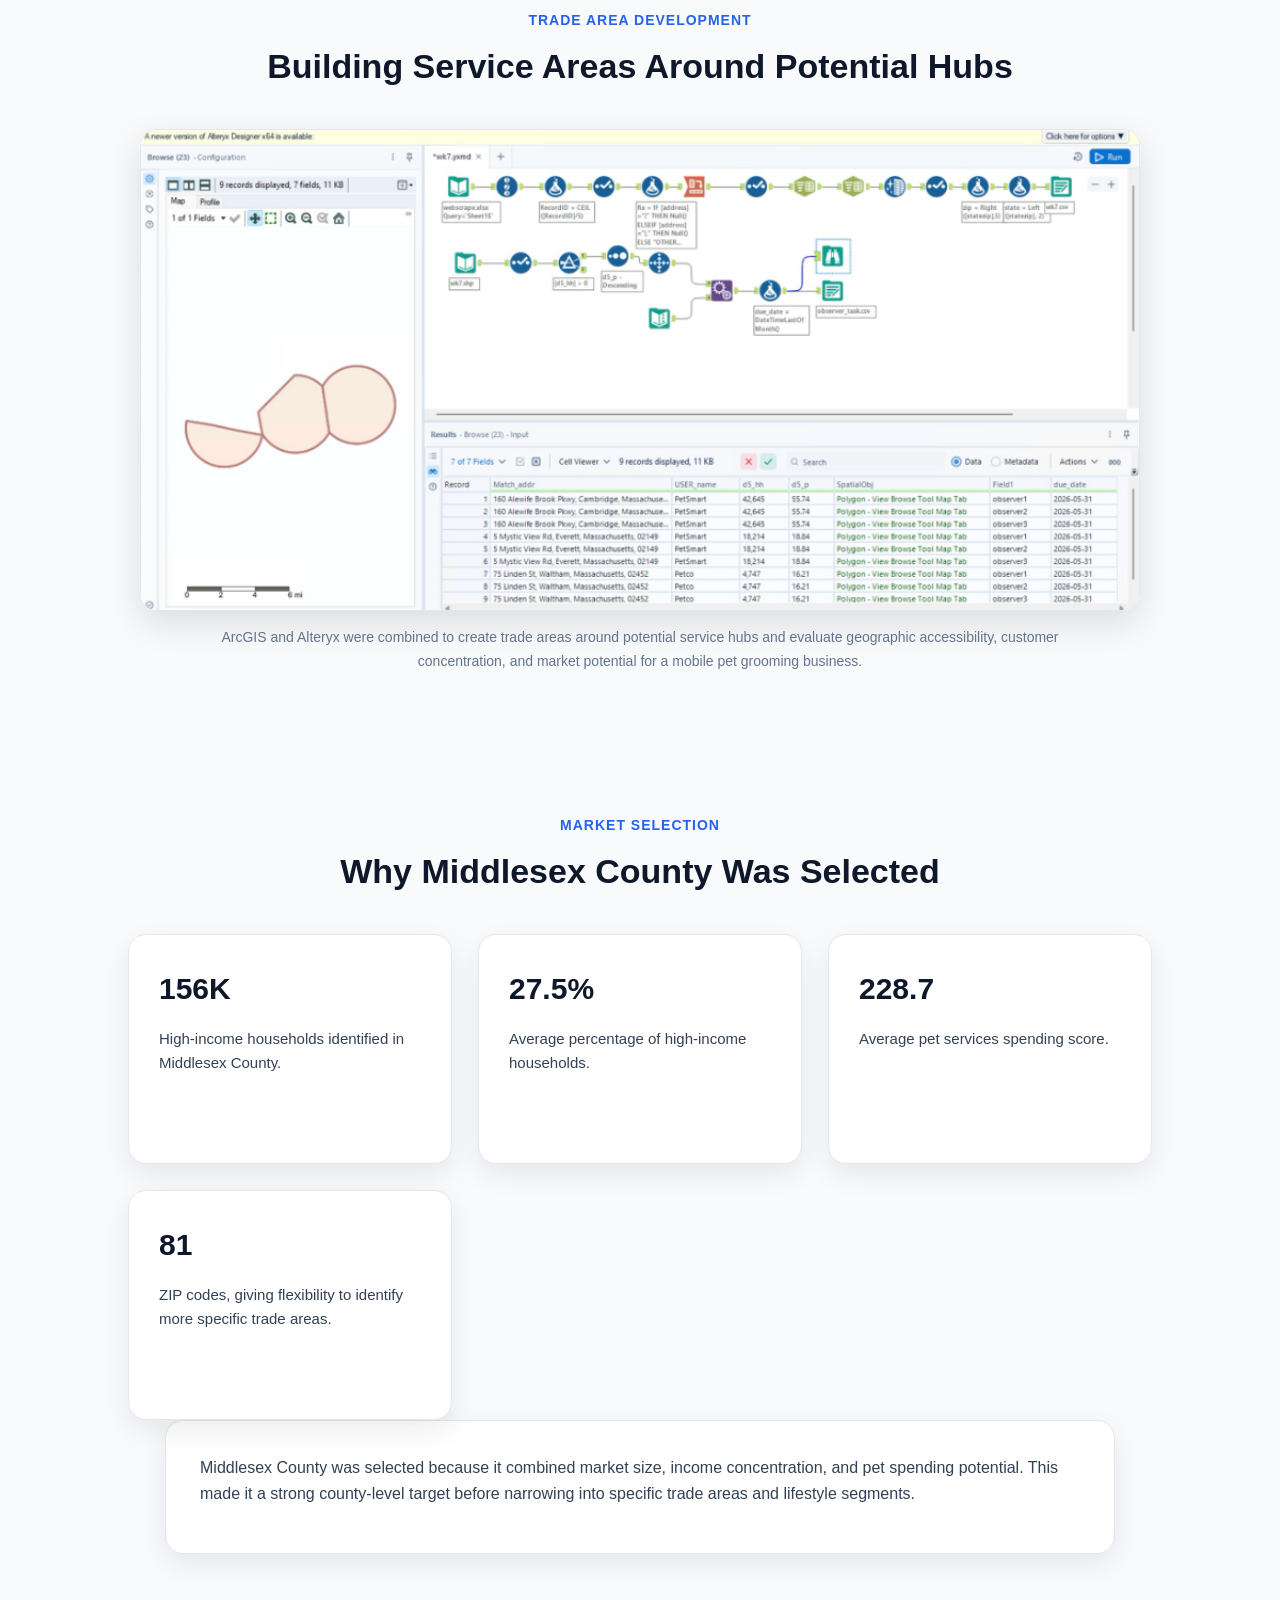
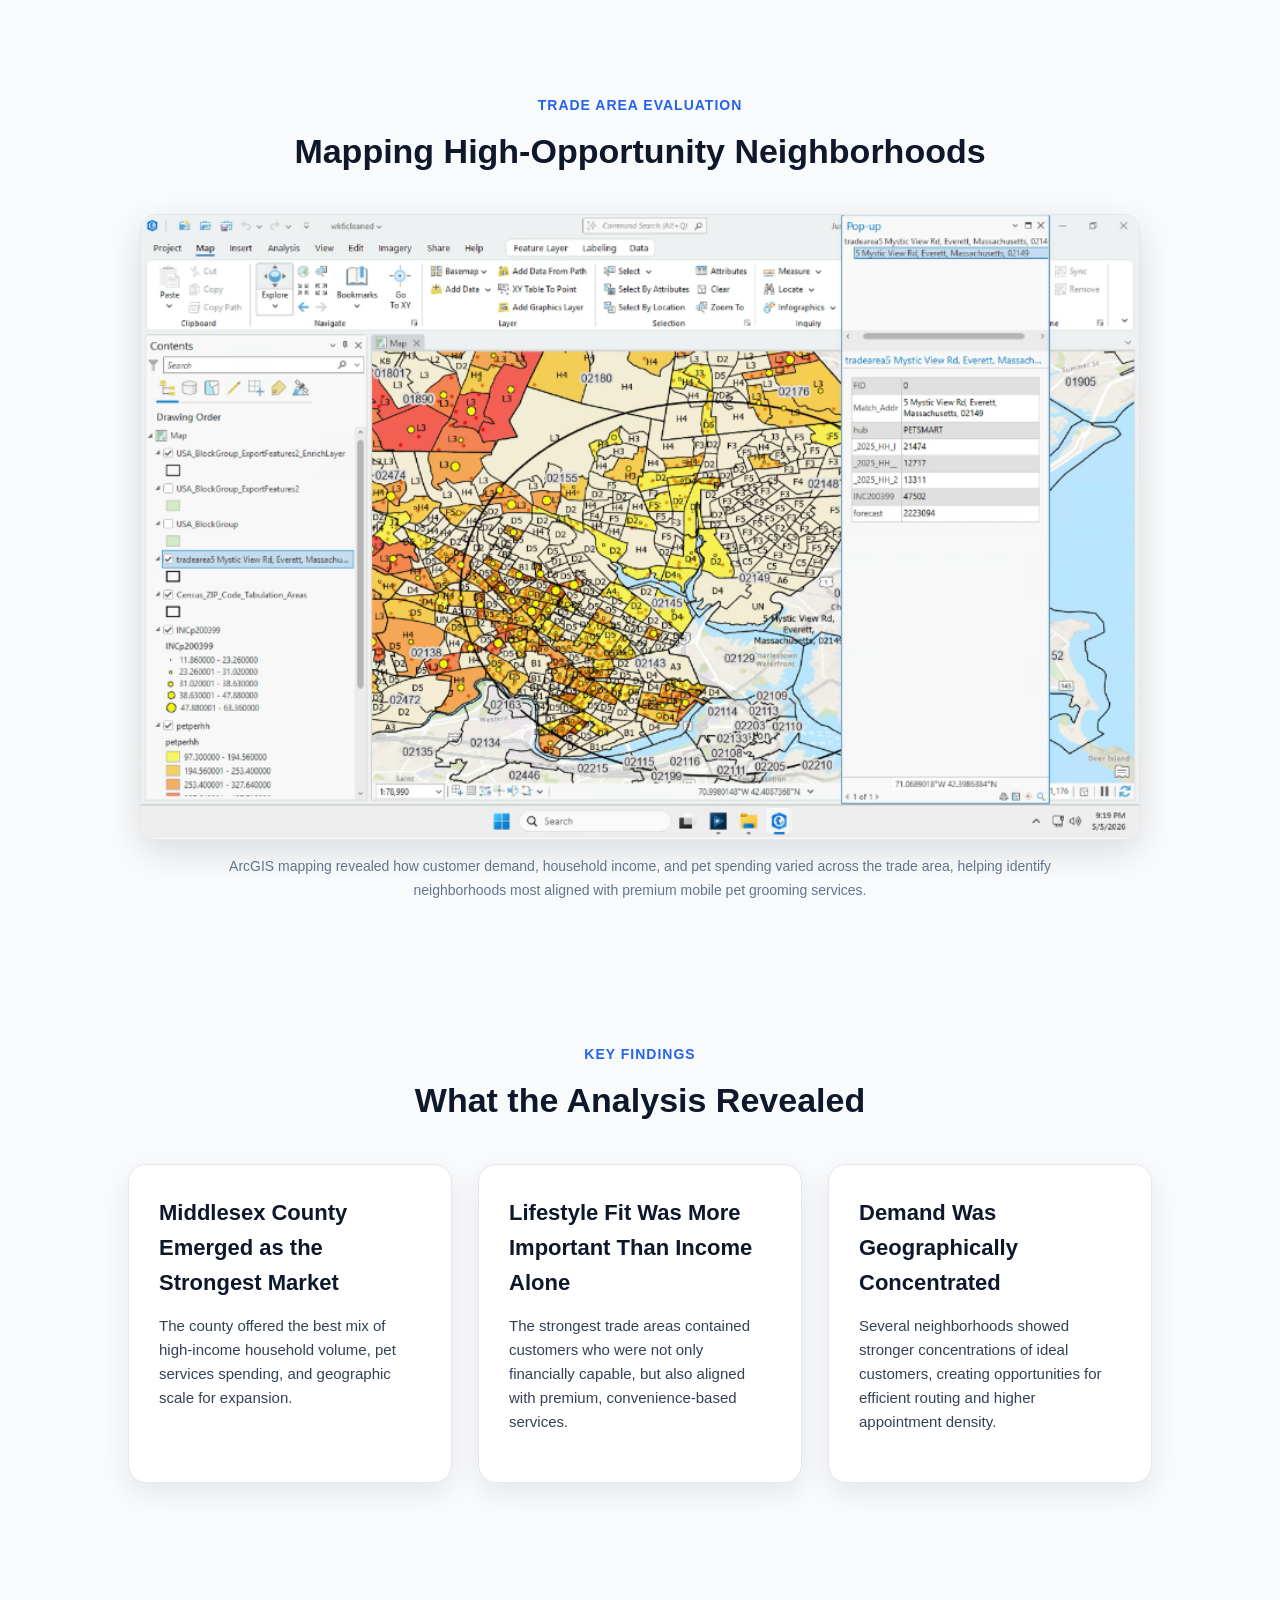
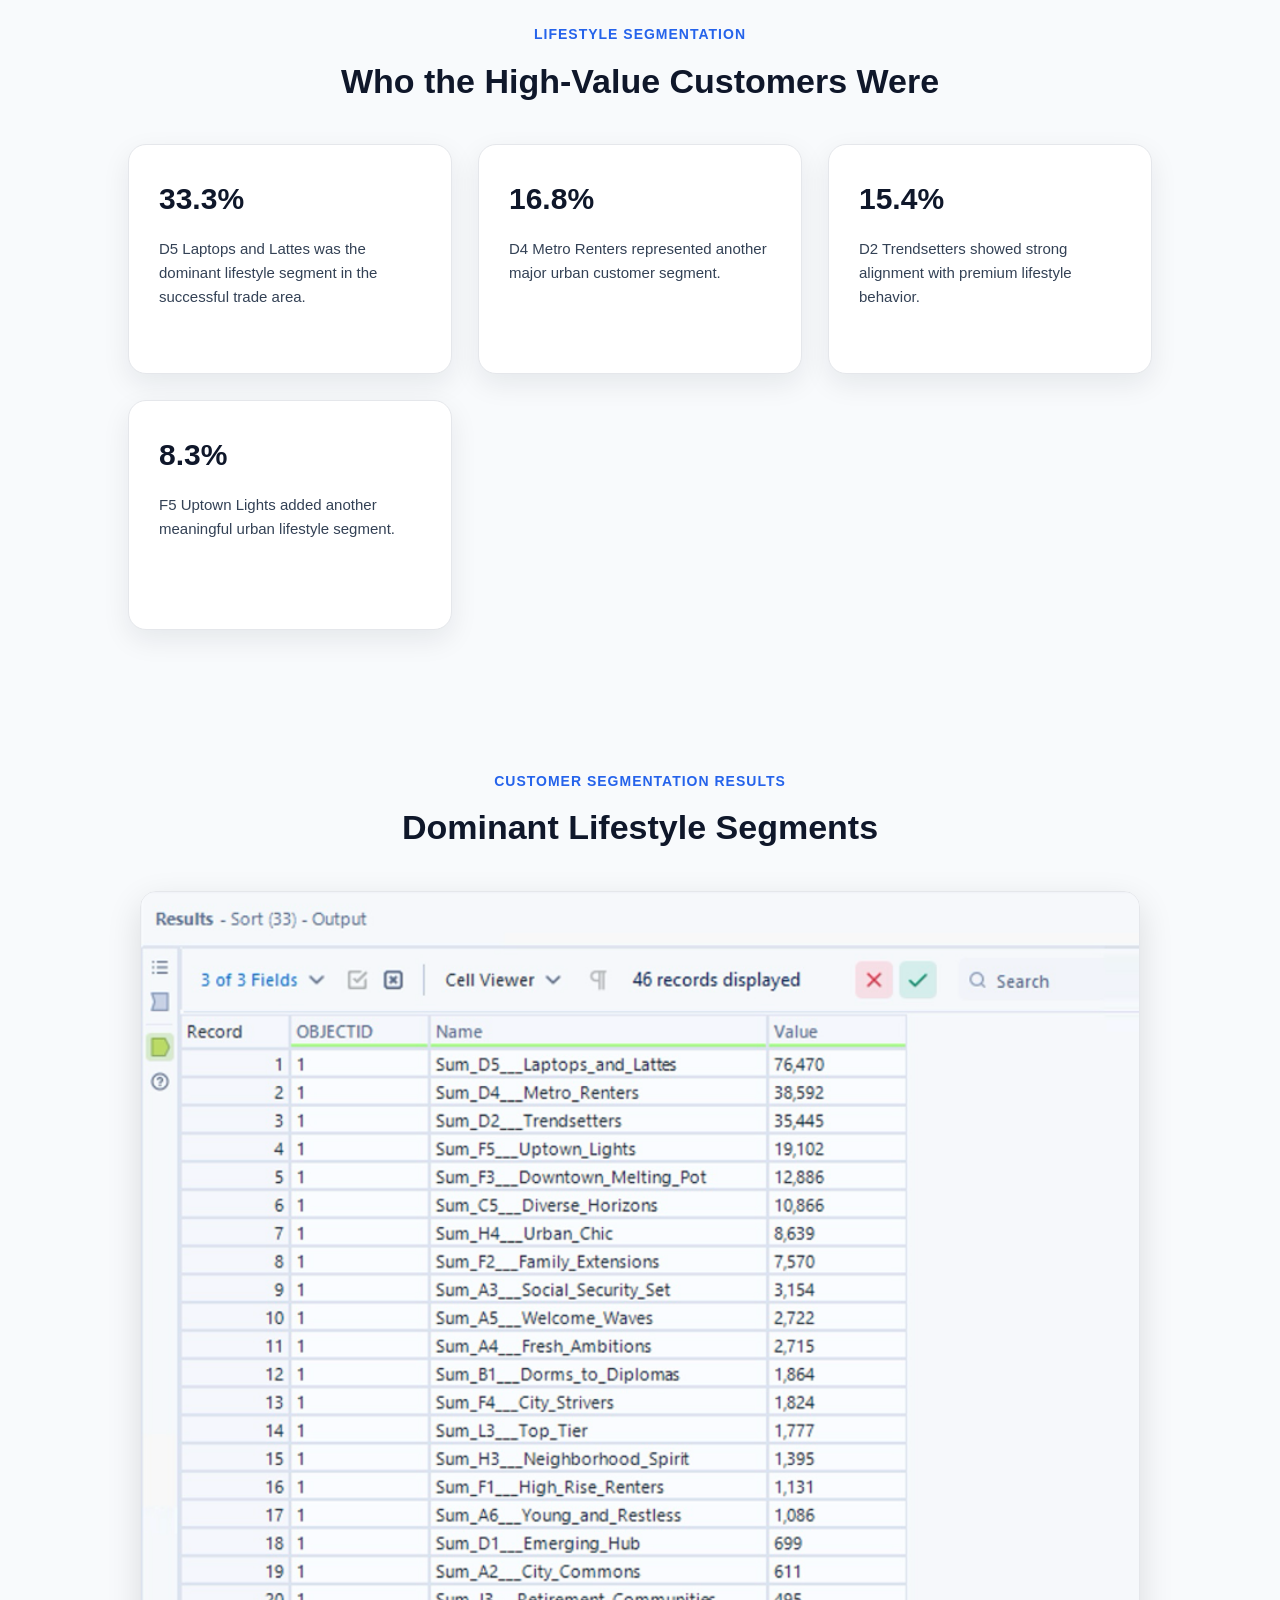
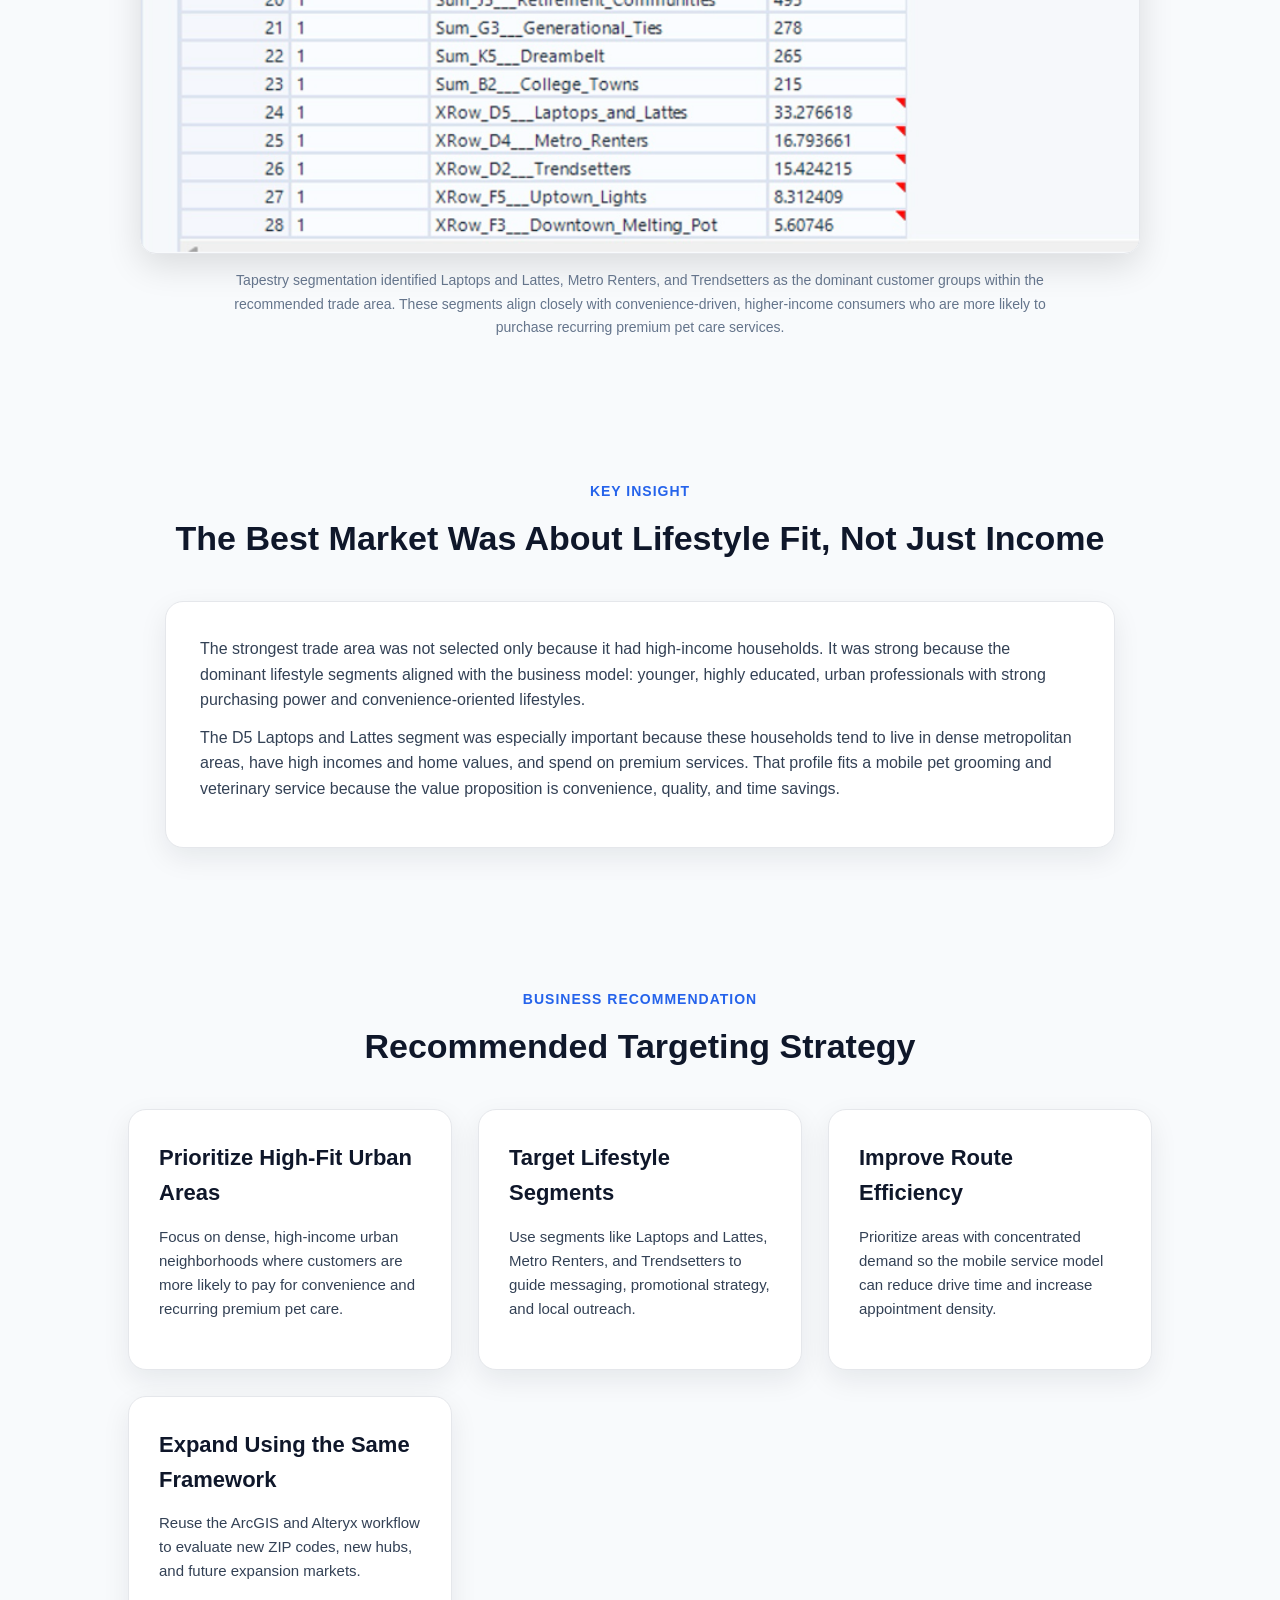
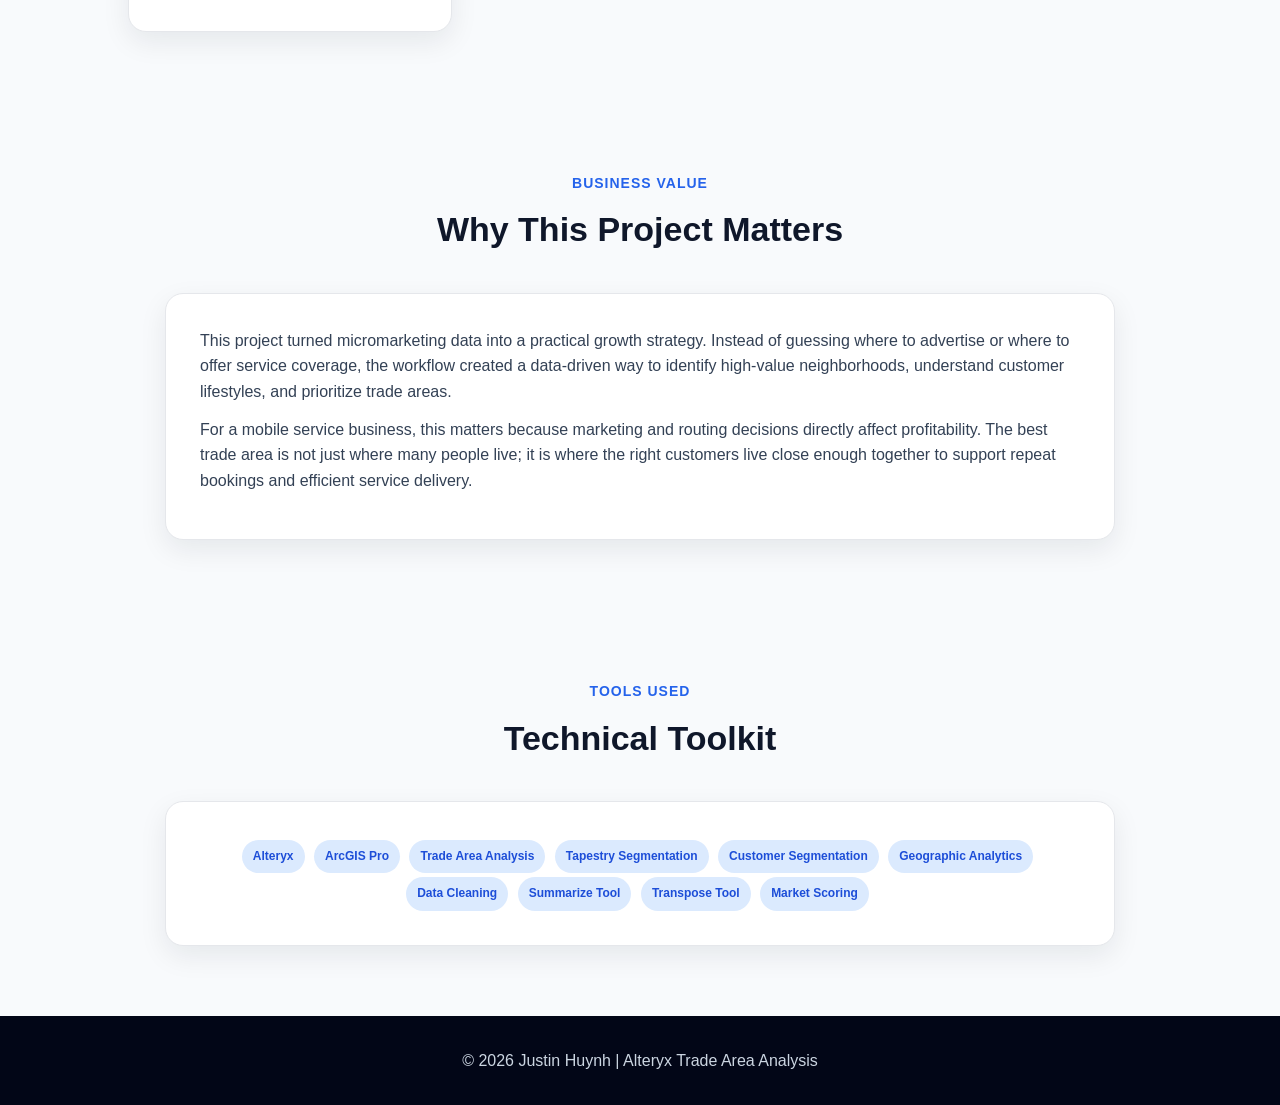
<file: projects/alteryx.html>
<!DOCTYPE html>
<html lang="en">
<head>
  <meta charset="UTF-8">
  <meta name="viewport" content="width=device-width, initial-scale=1.0">
  <title>Alteryx Trade Area Analysis | Justin Huynh</title>
  <link rel="stylesheet" href="../style.css">
</head>

<body id="alteryx-page">

<header class="hero">
  <div class="hero-content">
    <p class="badge">Trade Area Analytics Case Study</p>
    <h1>Alteryx Trade Area Analysis</h1>
    <h2>Alteryx | ArcGIS | Customer Segmentation</h2>
    <p>
      Built a micromarketing workflow to identify high-value customers, evaluate priority trade areas,
      and recommend where a premium mobile pet grooming and veterinary service should focus market entry.
    </p>

    <div class="buttons">
      <a href="../index.html">Back to Portfolio</a>
    </div>
  </div>
</header>

<section>
  <p class="section-label">Business Problem</p>
  <h2>Finding the Best Customers for a Mobile Pet Grooming Business</h2>

  <div class="experience">
    <p>
      A mobile pet grooming business does not succeed by targeting every pet owner equally.
      The strongest customers are more likely to value convenience, premium care, recurring service,
      and time-saving at-home appointments.
    </p>

    <p>
      This project used geographic, demographic, spending, and lifestyle data to identify where high-value
      customers are concentrated and which trade areas should be prioritized for marketing, routing,
      and service coverage.
    </p>
  </div>
</section>

<section>
  <p class="section-label">Market Screening Workflow</p>
  <h2>Identifying the Strongest Target Market</h2>

  <img src="alteryx-assets/workflow.png"
       alt="Alteryx market screening workflow"
       class="case-study-image">

  <p class="image-caption">
    Alteryx was used to combine demographic, income, and pet spending data to evaluate county-level market opportunities and identify Middlesex County as the strongest target market.
  </p>
</section>

<section>
  <p class="section-label">Project Scope</p>
  <h2>From Market Screening to Trade Area Recommendation</h2>

  <div class="project-grid">
    <div class="card">
      <h3>1. Screen Markets</h3>
      <p>
        Narrowed the target market using sociodemographic and spending variables connected to income and pet service demand.
      </p>
    </div>

    <div class="card">
      <h3>2. Select Target County</h3>
      <p>
        Compared counties using high-income household concentration, pet services spending, and market size.
      </p>
    </div>

    <div class="card">
      <h3>3. Build Trade Areas</h3>
      <p>
        Used ArcGIS and Alteryx to create trade areas around potential service hubs and evaluate local market potential.
      </p>
    </div>

    <div class="card">
      <h3>4. Identify Best Segments</h3>
      <p>
        Used Tapestry lifestyle segmentation to identify customer groups most aligned with premium mobile pet grooming.
      </p>
    </div>
  </div>
</section>

<section>
  <p class="section-label">Data Foundation</p>
  <h2>What Data Was Used</h2>

  <div class="project-grid">
    <div class="card">
      <h3>Income Variables</h3>
      <p>
        High-income household counts and percentages were used to identify areas with stronger ability to pay for premium recurring services.
      </p>
    </div>

    <div class="card">
      <h3>Pet Spending</h3>
      <p>
        Average pet services spending was used as a demand signal for grooming, veterinary, and pet-care related services.
      </p>
    </div>

    <div class="card">
      <h3>Geographic Boundaries</h3>
      <p>
        ZIP codes, counties, block groups, and trade areas were analyzed so the recommendation was tied to real service coverage.
      </p>
    </div>

    <div class="card">
      <h3>Tapestry Segments</h3>
      <p>
        Lifestyle segmentation identified customer groups with premium service behavior, urban convenience needs, and stronger spending potential.
      </p>
    </div>
  </div>
</section>

<section>
  <p class="section-label">ArcGIS Workflow</p>
  <h2>How ArcGIS Supported the Analysis</h2>

  <div class="experience">
    <p>
      ArcGIS was used to enrich geographic areas with demographic, spending, and lifestyle data.
      The analysis moved from broad geographies into more precise trade areas, allowing the targeting strategy
      to become more specific and actionable.
    </p>

    <p>
      I used ArcGIS to evaluate ZIP-level and county-level opportunity, create block group layers,
      enrich those areas with demographic and spending variables, and map customer lifestyle segments.
      This helped translate market data into a location-based service strategy.
    </p>
  </div>
</section>

<section>
  <p class="section-label">Alteryx Workflow</p>
  <h2>How Alteryx Turned Raw Data Into Decisions</h2>

  <div class="project-grid">
    <div class="card">
      <h3>Data Cleaning</h3>
      <p>
        Imported enriched ArcGIS outputs into Alteryx, cleaned fields, removed invalid observations, and prepared the data for aggregation and ranking.
      </p>
    </div>

    <div class="card">
      <h3>County Aggregation</h3>
      <p>
        Used the Summarize tool to group ZIP-level data by county and calculate total high-income households, average high-income percentage, and average pet spending.
      </p>
    </div>

    <div class="card">
      <h3>Trade Area Scoring</h3>
      <p>
        Compared market areas based on customer quality, spending potential, geographic fit, service opportunity, and appointment density potential.
      </p>
    </div>

    <div class="card">
      <h3>Segment Ranking</h3>
      <p>
        Transposed and ranked Tapestry lifestyle segment data to identify which customer groups dominated the strongest trade area.
      </p>
    </div>
  </div>
</section>

<section>
  <p class="section-label">Trade Area Development</p>
  <h2>Building Service Areas Around Potential Hubs</h2>

  <img src="alteryx-assets/workflow-trade-area.png"
       alt="Alteryx trade area development workflow"
       class="case-study-image">

  <p class="image-caption">
    ArcGIS and Alteryx were combined to create trade areas around potential service hubs and evaluate geographic accessibility, customer concentration, and market potential for a mobile pet grooming business.
  </p>
</section>

<section>
  <p class="section-label">Market Selection</p>
  <h2>Why Middlesex County Was Selected</h2>

  <div class="project-grid">
    <div class="card metric">
      <h3>156K</h3>
      <p>High-income households identified in Middlesex County.</p>
    </div>

    <div class="card metric">
      <h3>27.5%</h3>
      <p>Average percentage of high-income households.</p>
    </div>

    <div class="card metric">
      <h3>228.7</h3>
      <p>Average pet services spending score.</p>
    </div>

    <div class="card metric">
      <h3>81</h3>
      <p>ZIP codes, giving flexibility to identify more specific trade areas.</p>
    </div>
  </div>

  <div class="experience">
    <p>
      Middlesex County was selected because it combined market size, income concentration,
      and pet spending potential. This made it a strong county-level target before narrowing into
      specific trade areas and lifestyle segments.
    </p>
  </div>
</section>

<section>
  <p class="section-label">Trade Area Evaluation</p>
  <h2>Mapping High-Opportunity Neighborhoods</h2>

  <img src="alteryx-assets/trade-area-map.png"
       alt="ArcGIS trade area map"
       class="case-study-image">

  <p class="image-caption">
    ArcGIS mapping revealed how customer demand, household income, and pet spending varied across the trade area, helping identify neighborhoods most aligned with premium mobile pet grooming services.
  </p>
</section>

<section>
  <p class="section-label">Key Findings</p>
  <h2>What the Analysis Revealed</h2>

  <div class="project-grid">
    <div class="card">
      <h3>Middlesex County Emerged as the Strongest Market</h3>
      <p>
        The county offered the best mix of high-income household volume, pet services spending, and geographic scale for expansion.
      </p>
    </div>

    <div class="card">
      <h3>Lifestyle Fit Was More Important Than Income Alone</h3>
      <p>
        The strongest trade areas contained customers who were not only financially capable, but also aligned with premium, convenience-based services.
      </p>
    </div>

    <div class="card">
      <h3>Demand Was Geographically Concentrated</h3>
      <p>
        Several neighborhoods showed stronger concentrations of ideal customers, creating opportunities for efficient routing and higher appointment density.
      </p>
    </div>
  </div>
</section>

<section>
  <p class="section-label">Lifestyle Segmentation</p>
  <h2>Who the High-Value Customers Were</h2>

  <div class="project-grid">
    <div class="card metric">
      <h3>33.3%</h3>
      <p>D5 Laptops and Lattes was the dominant lifestyle segment in the successful trade area.</p>
    </div>

    <div class="card metric">
      <h3>16.8%</h3>
      <p>D4 Metro Renters represented another major urban customer segment.</p>
    </div>

    <div class="card metric">
      <h3>15.4%</h3>
      <p>D2 Trendsetters showed strong alignment with premium lifestyle behavior.</p>
    </div>

    <div class="card metric">
      <h3>8.3%</h3>
      <p>F5 Uptown Lights added another meaningful urban lifestyle segment.</p>
    </div>
  </div>
</section>

<section>
  <p class="section-label">Customer Segmentation Results</p>
  <h2>Dominant Lifestyle Segments</h2>

  <img src="alteryx-assets/tapestry-segments.png"
       alt="Tapestry segmentation results"
       class="case-study-image">

  <p class="image-caption">
    Tapestry segmentation identified Laptops and Lattes, Metro Renters, and Trendsetters as the dominant customer groups within the recommended trade area. These segments align closely with convenience-driven, higher-income consumers who are more likely to purchase recurring premium pet care services.
  </p>
</section>

<section>
  <p class="section-label">Key Insight</p>
  <h2>The Best Market Was About Lifestyle Fit, Not Just Income</h2>

  <div class="experience">
    <p>
      The strongest trade area was not selected only because it had high-income households.
      It was strong because the dominant lifestyle segments aligned with the business model:
      younger, highly educated, urban professionals with strong purchasing power and convenience-oriented lifestyles.
    </p>

    <p>
      The D5 Laptops and Lattes segment was especially important because these households tend to live in dense metropolitan areas,
      have high incomes and home values, and spend on premium services. That profile fits a mobile pet grooming and veterinary service
      because the value proposition is convenience, quality, and time savings.
    </p>
  </div>
</section>

<section>
  <p class="section-label">Business Recommendation</p>
  <h2>Recommended Targeting Strategy</h2>

  <div class="project-grid">
    <div class="card">
      <h3>Prioritize High-Fit Urban Areas</h3>
      <p>
        Focus on dense, high-income urban neighborhoods where customers are more likely to pay for convenience and recurring premium pet care.
      </p>
    </div>

    <div class="card">
      <h3>Target Lifestyle Segments</h3>
      <p>
        Use segments like Laptops and Lattes, Metro Renters, and Trendsetters to guide messaging, promotional strategy, and local outreach.
      </p>
    </div>

    <div class="card">
      <h3>Improve Route Efficiency</h3>
      <p>
        Prioritize areas with concentrated demand so the mobile service model can reduce drive time and increase appointment density.
      </p>
    </div>

    <div class="card">
      <h3>Expand Using the Same Framework</h3>
      <p>
        Reuse the ArcGIS and Alteryx workflow to evaluate new ZIP codes, new hubs, and future expansion markets.
      </p>
    </div>
  </div>
</section>

<section>
  <p class="section-label">Business Value</p>
  <h2>Why This Project Matters</h2>

  <div class="experience">
    <p>
      This project turned micromarketing data into a practical growth strategy. Instead of guessing where to advertise
      or where to offer service coverage, the workflow created a data-driven way to identify high-value neighborhoods,
      understand customer lifestyles, and prioritize trade areas.
    </p>

    <p>
      For a mobile service business, this matters because marketing and routing decisions directly affect profitability.
      The best trade area is not just where many people live; it is where the right customers live close enough together
      to support repeat bookings and efficient service delivery.
    </p>
  </div>
</section>

<section>
  <p class="section-label">Tools Used</p>
  <h2>Technical Toolkit</h2>

  <div class="skills">
    <span>Alteryx</span>
    <span>ArcGIS Pro</span>
    <span>Trade Area Analysis</span>
    <span>Tapestry Segmentation</span>
    <span>Customer Segmentation</span>
    <span>Geographic Analytics</span>
    <span>Data Cleaning</span>
    <span>Summarize Tool</span>
    <span>Transpose Tool</span>
    <span>Market Scoring</span>
  </div>
</section>

<footer>
  <p>© 2026 Justin Huynh | Alteryx Trade Area Analysis</p>
</footer>

</body>
</html>
</file>
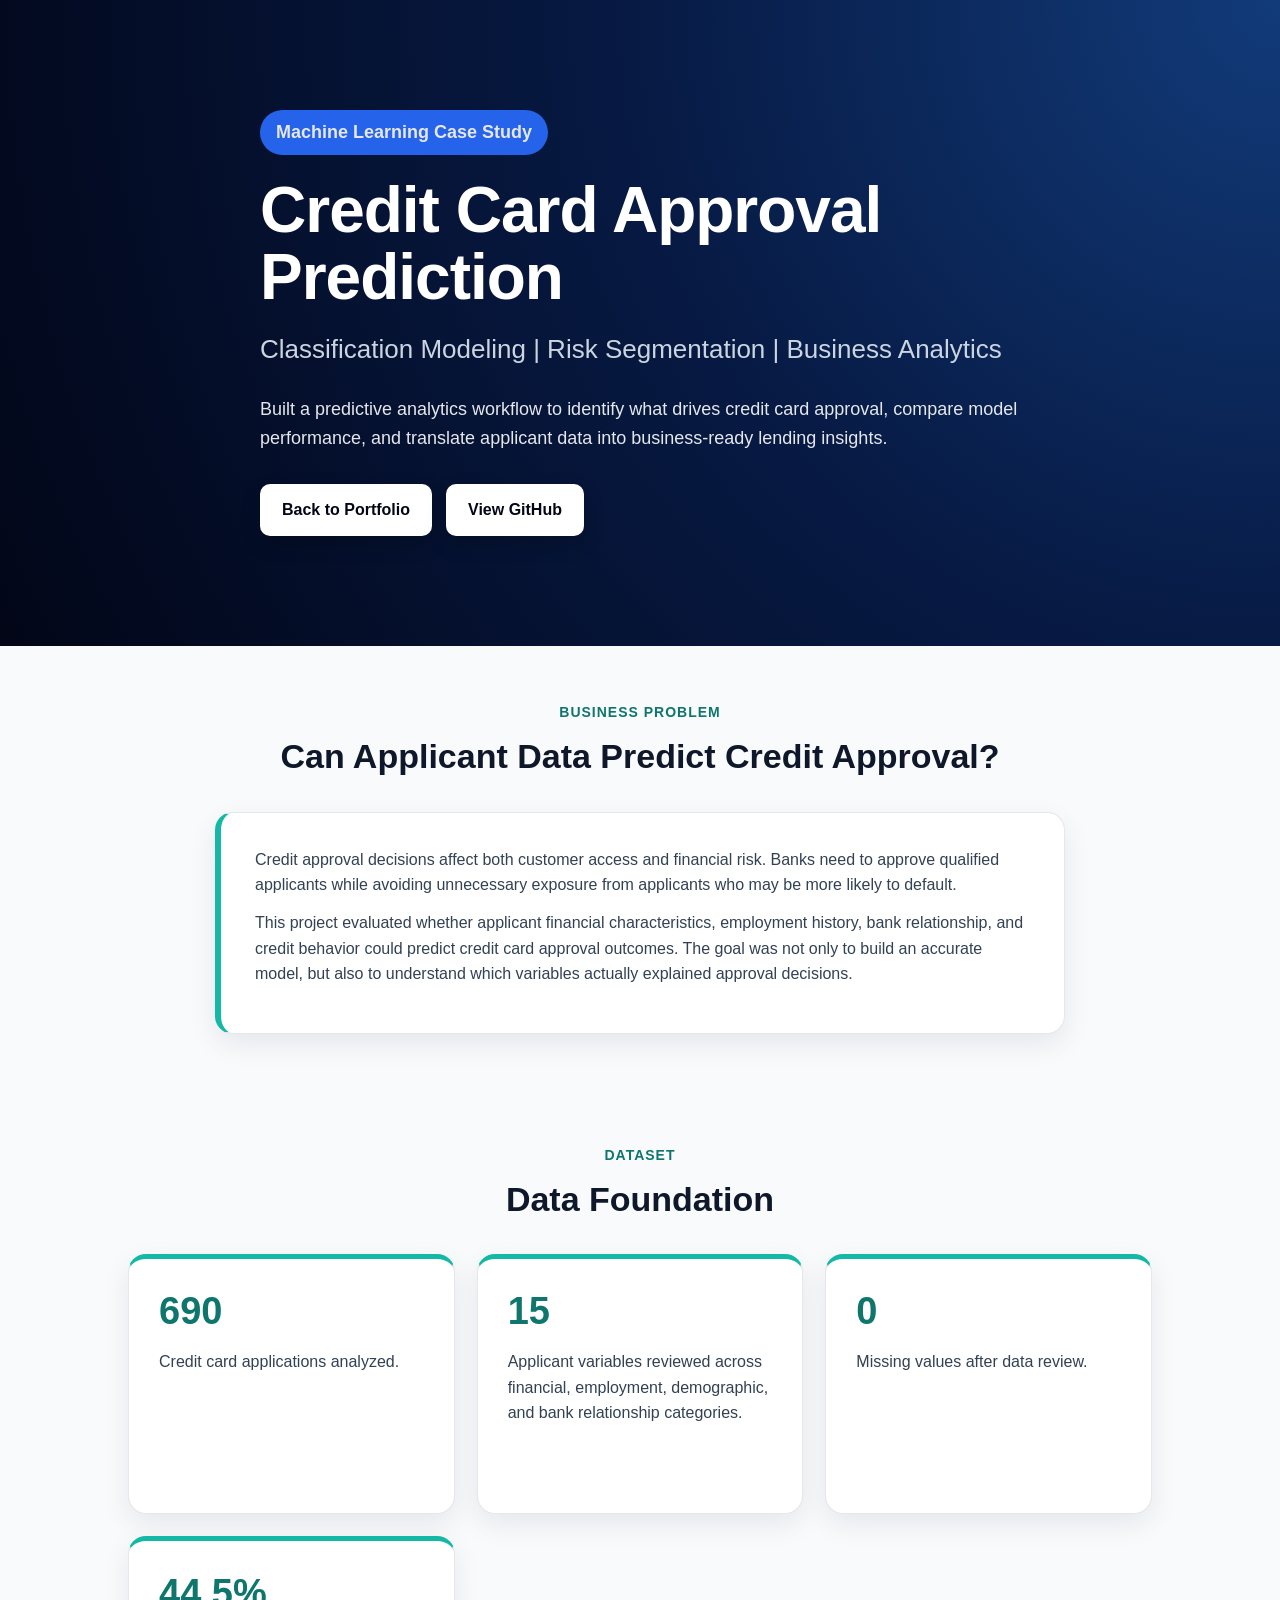
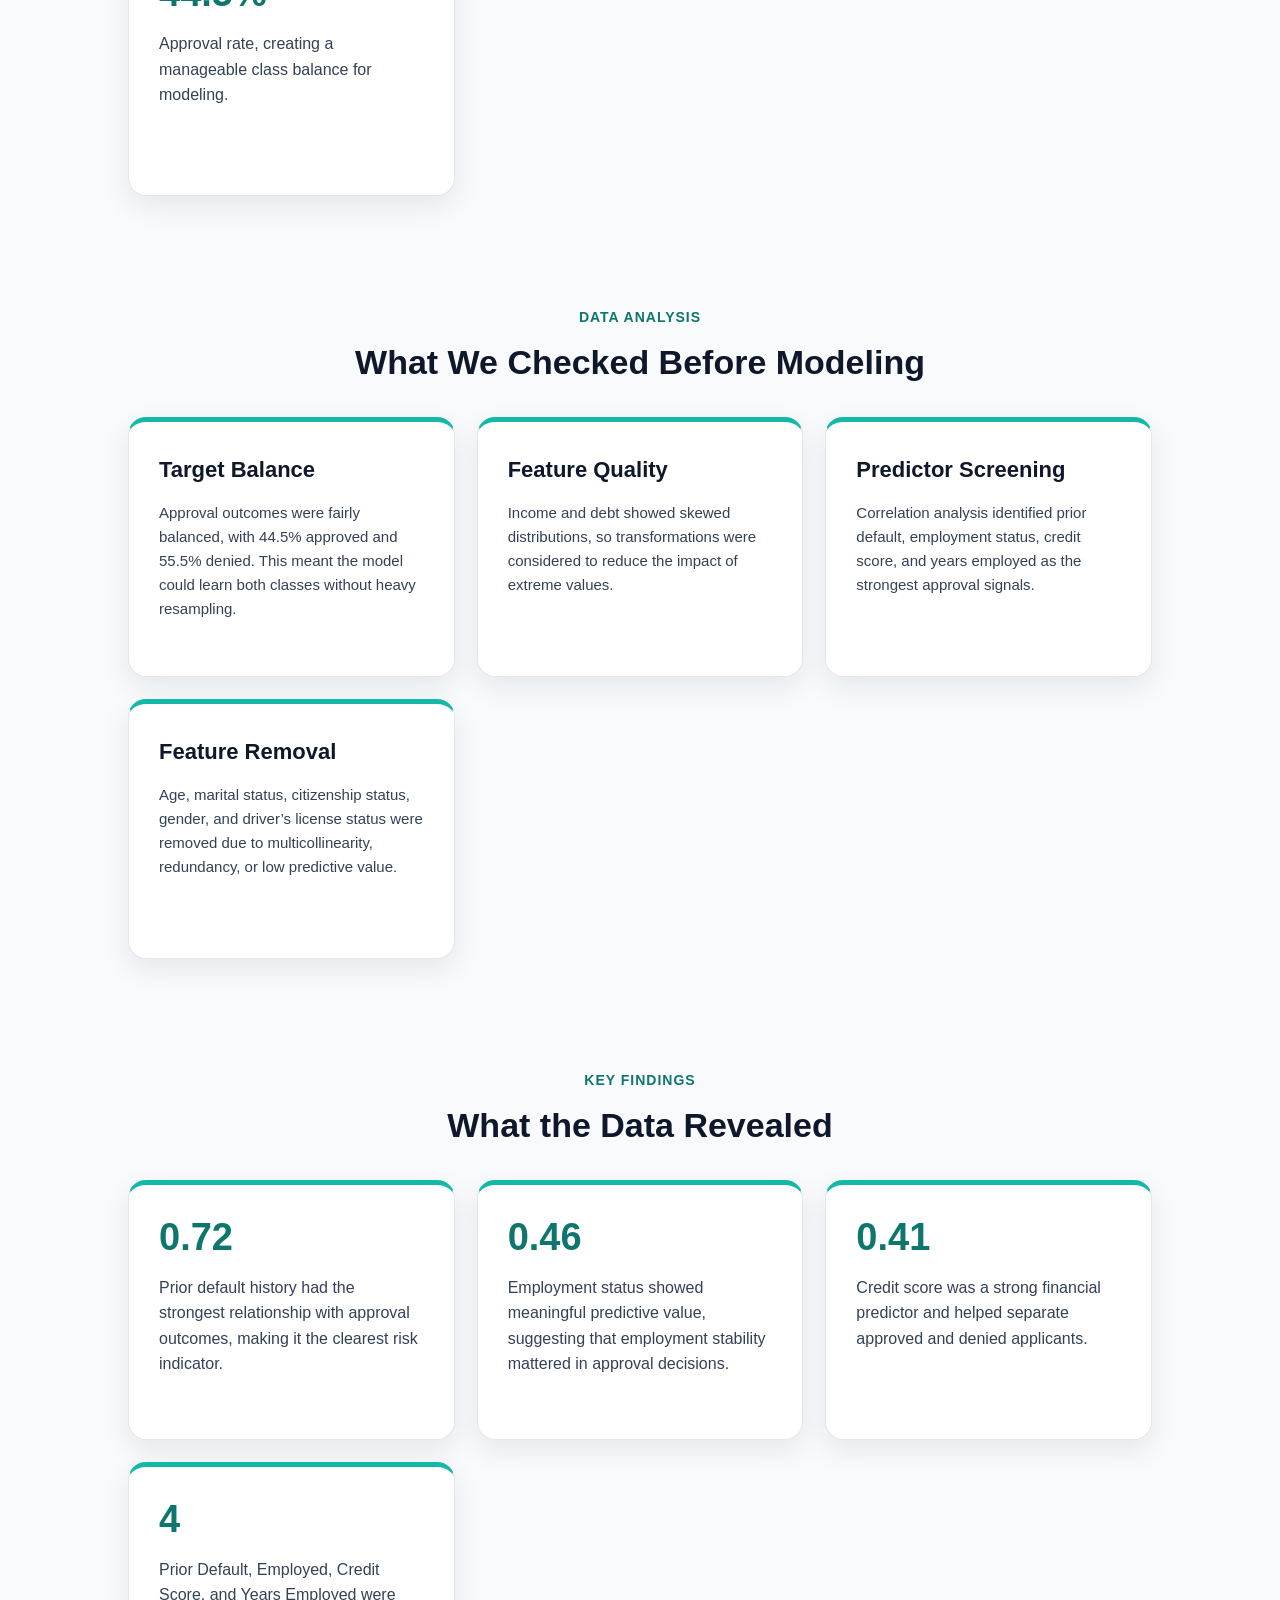
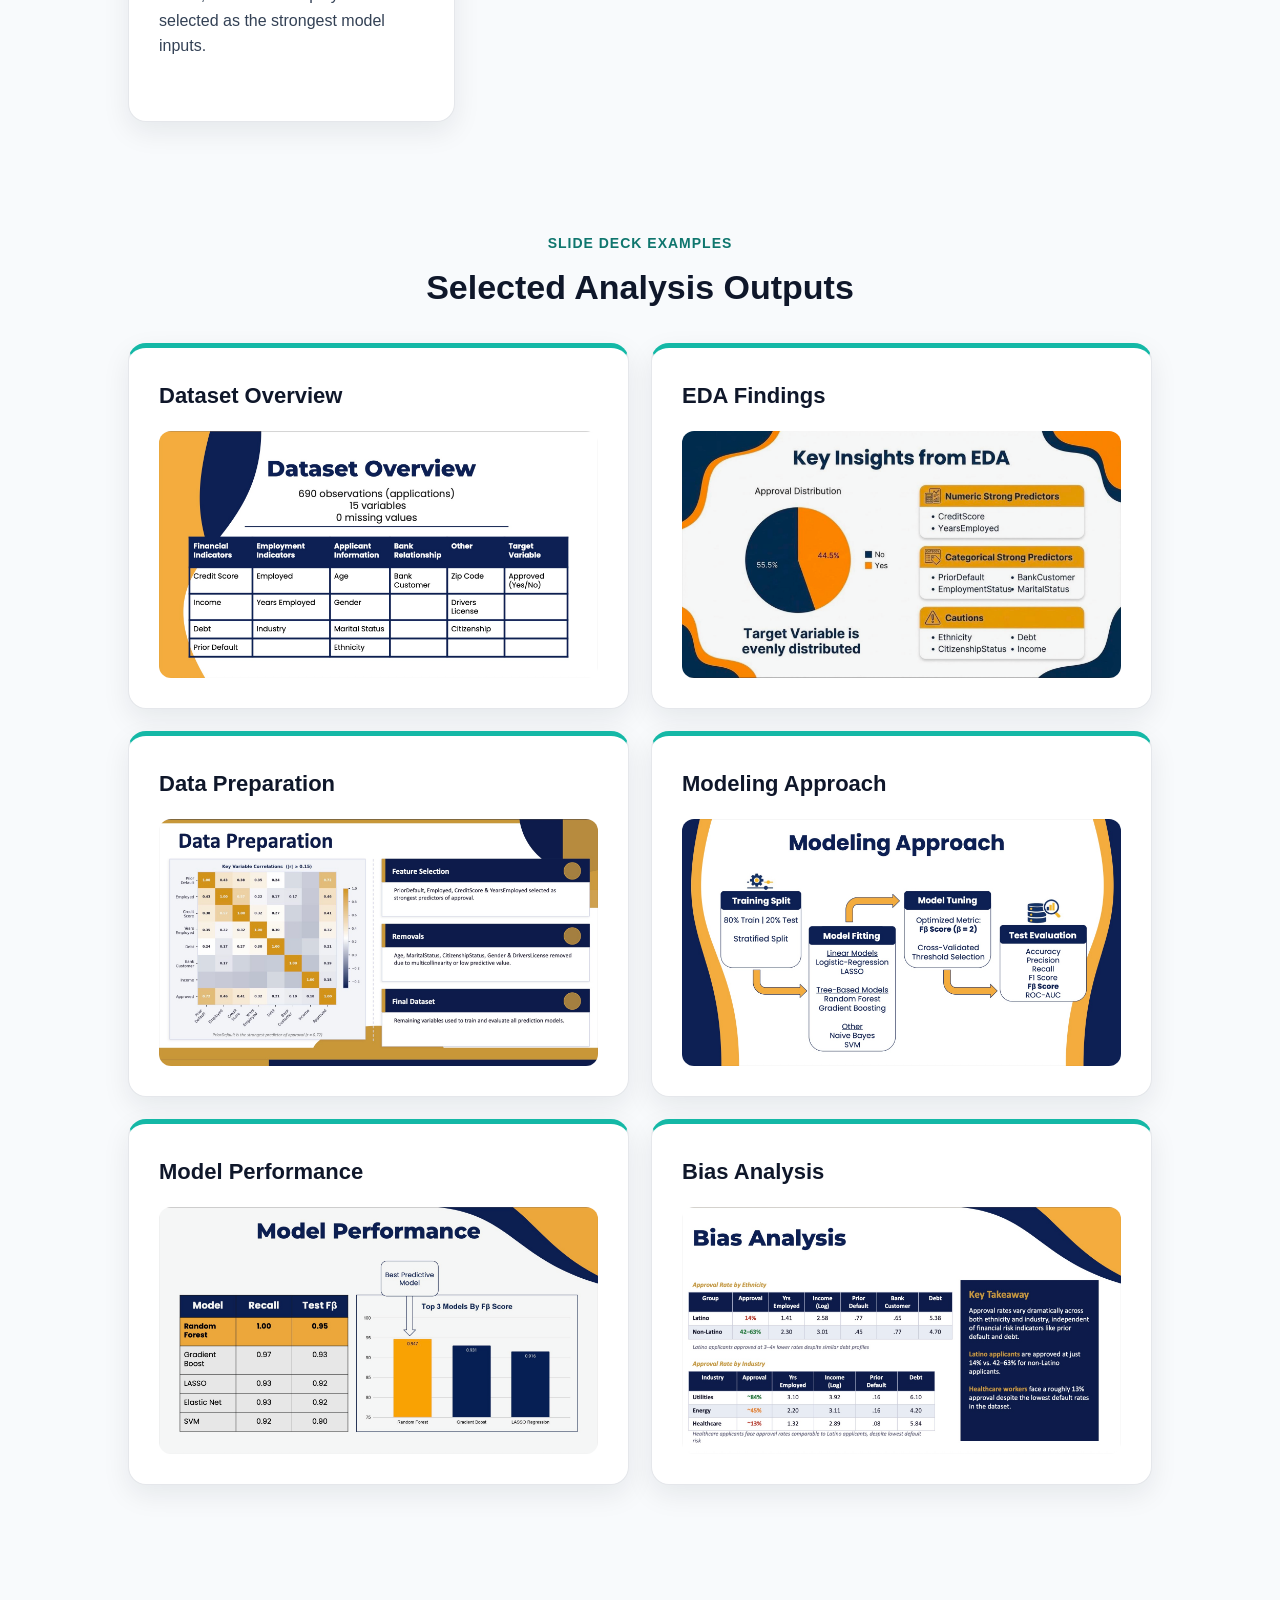
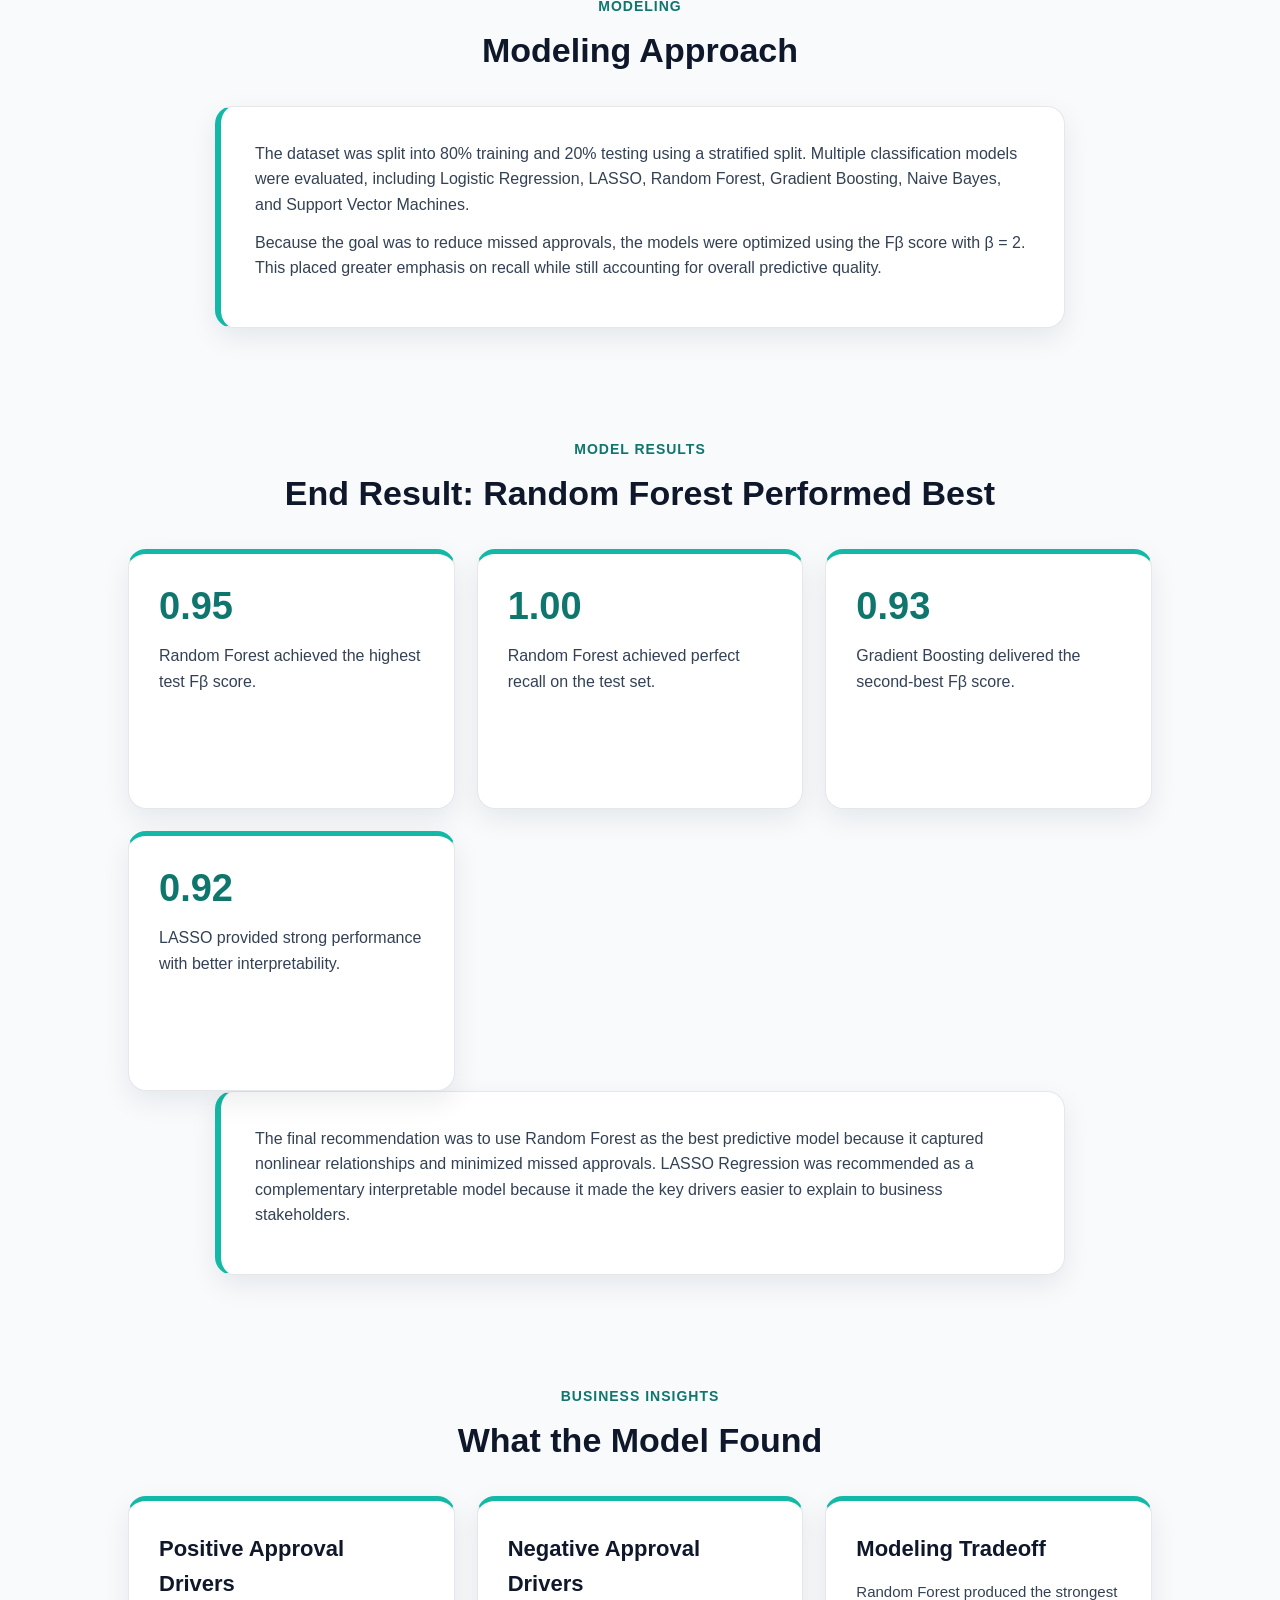
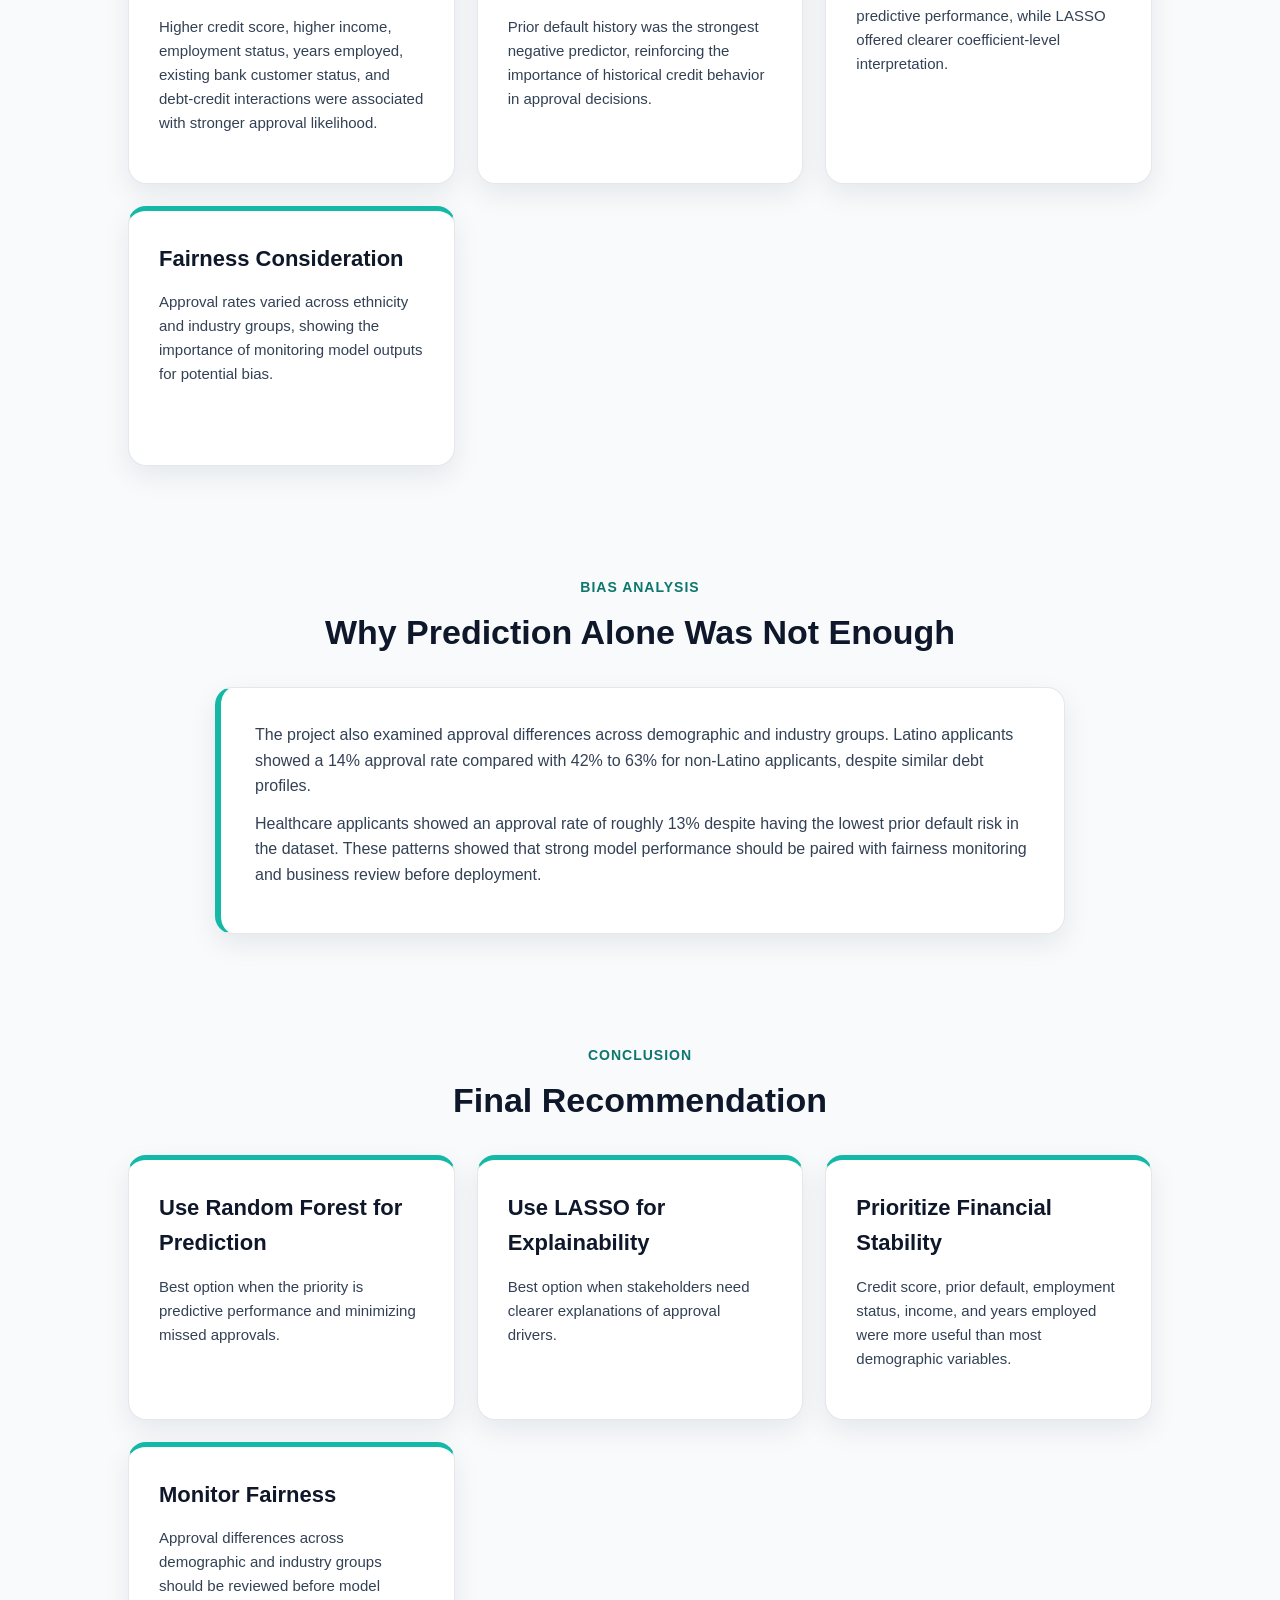
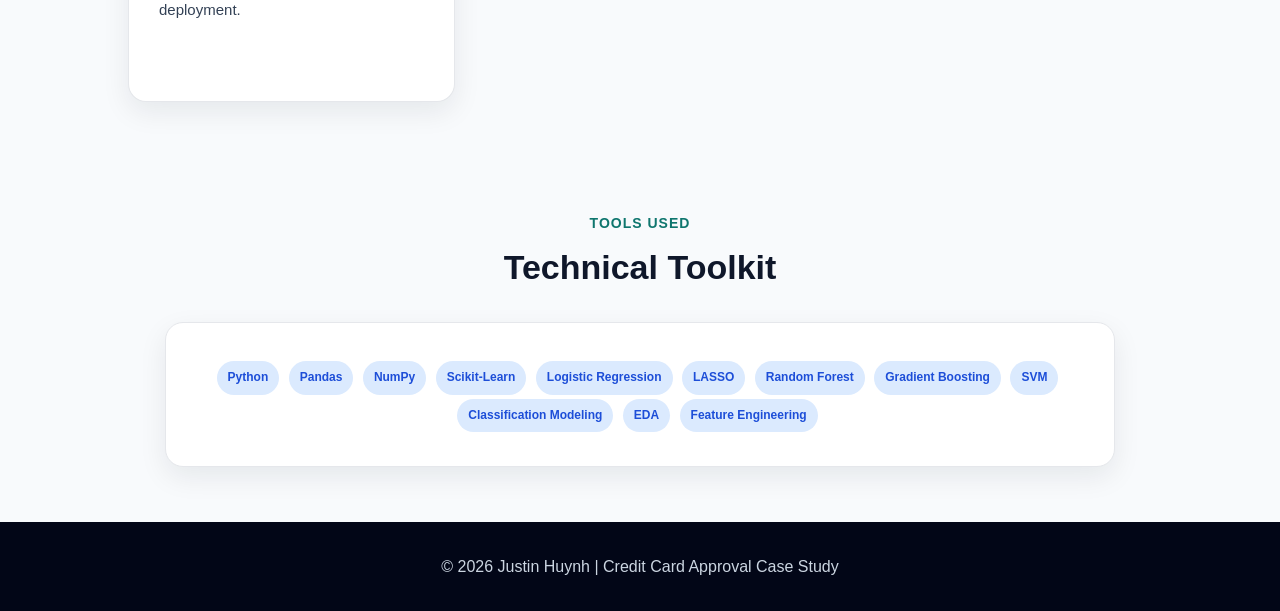
<file: projects/credit-card.html>
<!DOCTYPE html>
<html lang="en">
<head>
  <meta charset="UTF-8">
  <meta name="viewport" content="width=device-width, initial-scale=1.0">
  <title>Credit Card Approval Prediction | Justin Huynh</title>
  <link rel="stylesheet" href="../style.css">
</head>

<body id="credit-card-page">

<header class="hero">
  <div class="hero-content">
    <p class="badge">Machine Learning Case Study</p>
    <h1>Credit Card Approval Prediction</h1>
    <h2>Classification Modeling | Risk Segmentation | Business Analytics</h2>
    <p>
      Built a predictive analytics workflow to identify what drives credit card approval,
      compare model performance, and translate applicant data into business-ready lending insights.
    </p>

<div class="buttons">
  <a href="../index.html">Back to Portfolio</a>

  <a href="https://github.com/huynhjh3/credit-card-approval-prediction"
     target="_blank">
     View GitHub
  </a>
</div>
</header>

<section>
  <p class="section-label">Business Problem</p>
  <h2>Can Applicant Data Predict Credit Approval?</h2>

  <div class="experience">
    <p>
      Credit approval decisions affect both customer access and financial risk. Banks need to approve qualified applicants while avoiding unnecessary exposure from applicants who may be more likely to default.
    </p>

    <p>
      This project evaluated whether applicant financial characteristics, employment history, bank relationship, and credit behavior could predict credit card approval outcomes. The goal was not only to build an accurate model, but also to understand which variables actually explained approval decisions.
    </p>
  </div>
</section>

<section>
  <p class="section-label">Dataset</p>
  <h2>Data Foundation</h2>

  <div class="project-grid">
    <div class="card metric">
      <h3>690</h3>
      <p>Credit card applications analyzed.</p>
    </div>

    <div class="card metric">
      <h3>15</h3>
      <p>Applicant variables reviewed across financial, employment, demographic, and bank relationship categories.</p>
    </div>

    <div class="card metric">
      <h3>0</h3>
      <p>Missing values after data review.</p>
    </div>

    <div class="card metric">
      <h3>44.5%</h3>
      <p>Approval rate, creating a manageable class balance for modeling.</p>
    </div>
  </div>
</section>

<section>
  <p class="section-label">Data Analysis</p>
  <h2>What We Checked Before Modeling</h2>

  <div class="project-grid">
    <div class="card">
      <h3>Target Balance</h3>
      <p>
        Approval outcomes were fairly balanced, with 44.5% approved and 55.5% denied. This meant the model could learn both classes without heavy resampling.
      </p>
    </div>

    <div class="card">
      <h3>Feature Quality</h3>
      <p>
        Income and debt showed skewed distributions, so transformations were considered to reduce the impact of extreme values.
      </p>
    </div>

    <div class="card">
      <h3>Predictor Screening</h3>
      <p>
        Correlation analysis identified prior default, employment status, credit score, and years employed as the strongest approval signals.
      </p>
    </div>

    <div class="card">
      <h3>Feature Removal</h3>
      <p>
        Age, marital status, citizenship status, gender, and driver’s license status were removed due to multicollinearity, redundancy, or low predictive value.
      </p>
    </div>
  </div>
</section>

<section>
  <p class="section-label">Key Findings</p>
  <h2>What the Data Revealed</h2>

  <div class="project-grid">
    <div class="card metric">
      <h3>0.72</h3>
      <p>
        Prior default history had the strongest relationship with approval outcomes, making it the clearest risk indicator.
      </p>
    </div>

    <div class="card metric">
      <h3>0.46</h3>
      <p>
        Employment status showed meaningful predictive value, suggesting that employment stability mattered in approval decisions.
      </p>
    </div>

    <div class="card metric">
      <h3>0.41</h3>
      <p>
        Credit score was a strong financial predictor and helped separate approved and denied applicants.
      </p>
    </div>

    <div class="card metric">
      <h3>4</h3>
      <p>
        Prior Default, Employed, Credit Score, and Years Employed were selected as the strongest model inputs.
      </p>
    </div>
  </div>
</section>

<section>
  <p class="section-label">Slide Deck Examples</p>
  <h2>Selected Analysis Outputs</h2>

  <div class="project-grid">
    <div class="card">
      <h3>Dataset Overview</h3>
      <img src="credit-card-assets/dataset-overview.png" alt="Dataset overview slide">
    </div>

    <div class="card">
      <h3>EDA Findings</h3>
      <img src="credit-card-assets/eda-insights.png" alt="EDA insights slide">
    </div>

    <div class="card">
      <h3>Data Preparation</h3>
      <img src="credit-card-assets/data-preparation.png" alt="Data preparation slide">
    </div>

    <div class="card">
      <h3>Modeling Approach</h3>
      <img src="credit-card-assets/modeling-approach.png" alt="Modeling approach slide">
    </div>

    <div class="card">
      <h3>Model Performance</h3>
      <img src="credit-card-assets/model-performance.png" alt="Model performance slide">
    </div>

    <div class="card">
      <h3>Bias Analysis</h3>
      <img src="credit-card-assets/bias-analysis.png" alt="Bias analysis slide">
    </div>
  </div>
</section>

<section>
  <p class="section-label">Modeling</p>
  <h2>Modeling Approach</h2>

  <div class="experience">
    <p>
      The dataset was split into 80% training and 20% testing using a stratified split. Multiple classification models were evaluated, including Logistic Regression, LASSO, Random Forest, Gradient Boosting, Naive Bayes, and Support Vector Machines.
    </p>

    <p>
      Because the goal was to reduce missed approvals, the models were optimized using the Fβ score with β = 2. This placed greater emphasis on recall while still accounting for overall predictive quality.
    </p>
  </div>
</section>

<section>
  <p class="section-label">Model Results</p>
  <h2>End Result: Random Forest Performed Best</h2>

  <div class="project-grid">
    <div class="card metric">
      <h3>0.95</h3>
      <p>Random Forest achieved the highest test Fβ score.</p>
    </div>

    <div class="card metric">
      <h3>1.00</h3>
      <p>Random Forest achieved perfect recall on the test set.</p>
    </div>

    <div class="card metric">
      <h3>0.93</h3>
      <p>Gradient Boosting delivered the second-best Fβ score.</p>
    </div>

    <div class="card metric">
      <h3>0.92</h3>
      <p>LASSO provided strong performance with better interpretability.</p>
    </div>
  </div>

  <div class="experience">
    <p>
      The final recommendation was to use Random Forest as the best predictive model because it captured nonlinear relationships and minimized missed approvals. LASSO Regression was recommended as a complementary interpretable model because it made the key drivers easier to explain to business stakeholders.
    </p>
  </div>
</section>

<section>
  <p class="section-label">Business Insights</p>
  <h2>What the Model Found</h2>

  <div class="project-grid">
    <div class="card">
      <h3>Positive Approval Drivers</h3>
      <p>
        Higher credit score, higher income, employment status, years employed, existing bank customer status, and debt-credit interactions were associated with stronger approval likelihood.
      </p>
    </div>

    <div class="card">
      <h3>Negative Approval Drivers</h3>
      <p>
        Prior default history was the strongest negative predictor, reinforcing the importance of historical credit behavior in approval decisions.
      </p>
    </div>

    <div class="card">
      <h3>Modeling Tradeoff</h3>
      <p>
        Random Forest produced the strongest predictive performance, while LASSO offered clearer coefficient-level interpretation.
      </p>
    </div>

    <div class="card">
      <h3>Fairness Consideration</h3>
      <p>
        Approval rates varied across ethnicity and industry groups, showing the importance of monitoring model outputs for potential bias.
      </p>
    </div>
  </div>
</section>

<section>
  <p class="section-label">Bias Analysis</p>
  <h2>Why Prediction Alone Was Not Enough</h2>

  <div class="experience">
    <p>
      The project also examined approval differences across demographic and industry groups. Latino applicants showed a 14% approval rate compared with 42% to 63% for non-Latino applicants, despite similar debt profiles.
    </p>

    <p>
      Healthcare applicants showed an approval rate of roughly 13% despite having the lowest prior default risk in the dataset. These patterns showed that strong model performance should be paired with fairness monitoring and business review before deployment.
    </p>
  </div>
</section>

<section>
  <p class="section-label">Conclusion</p>
  <h2>Final Recommendation</h2>

  <div class="project-grid">
    <div class="card">
      <h3>Use Random Forest for Prediction</h3>
      <p>
        Best option when the priority is predictive performance and minimizing missed approvals.
      </p>
    </div>

    <div class="card">
      <h3>Use LASSO for Explainability</h3>
      <p>
        Best option when stakeholders need clearer explanations of approval drivers.
      </p>
    </div>

    <div class="card">
      <h3>Prioritize Financial Stability</h3>
      <p>
        Credit score, prior default, employment status, income, and years employed were more useful than most demographic variables.
      </p>
    </div>

    <div class="card">
      <h3>Monitor Fairness</h3>
      <p>
        Approval differences across demographic and industry groups should be reviewed before model deployment.
      </p>
    </div>
  </div>
</section>

<section>
  <p class="section-label">Tools Used</p>
  <h2>Technical Toolkit</h2>

  <div class="skills">
    <span>Python</span>
    <span>Pandas</span>
    <span>NumPy</span>
    <span>Scikit-Learn</span>
    <span>Logistic Regression</span>
    <span>LASSO</span>
    <span>Random Forest</span>
    <span>Gradient Boosting</span>
    <span>SVM</span>
    <span>Classification Modeling</span>
    <span>EDA</span>
    <span>Feature Engineering</span>
  </div>
</section>

<footer>
  <p>© 2026 Justin Huynh | Credit Card Approval Case Study</p>
</footer>

</body>
</html>
</file>
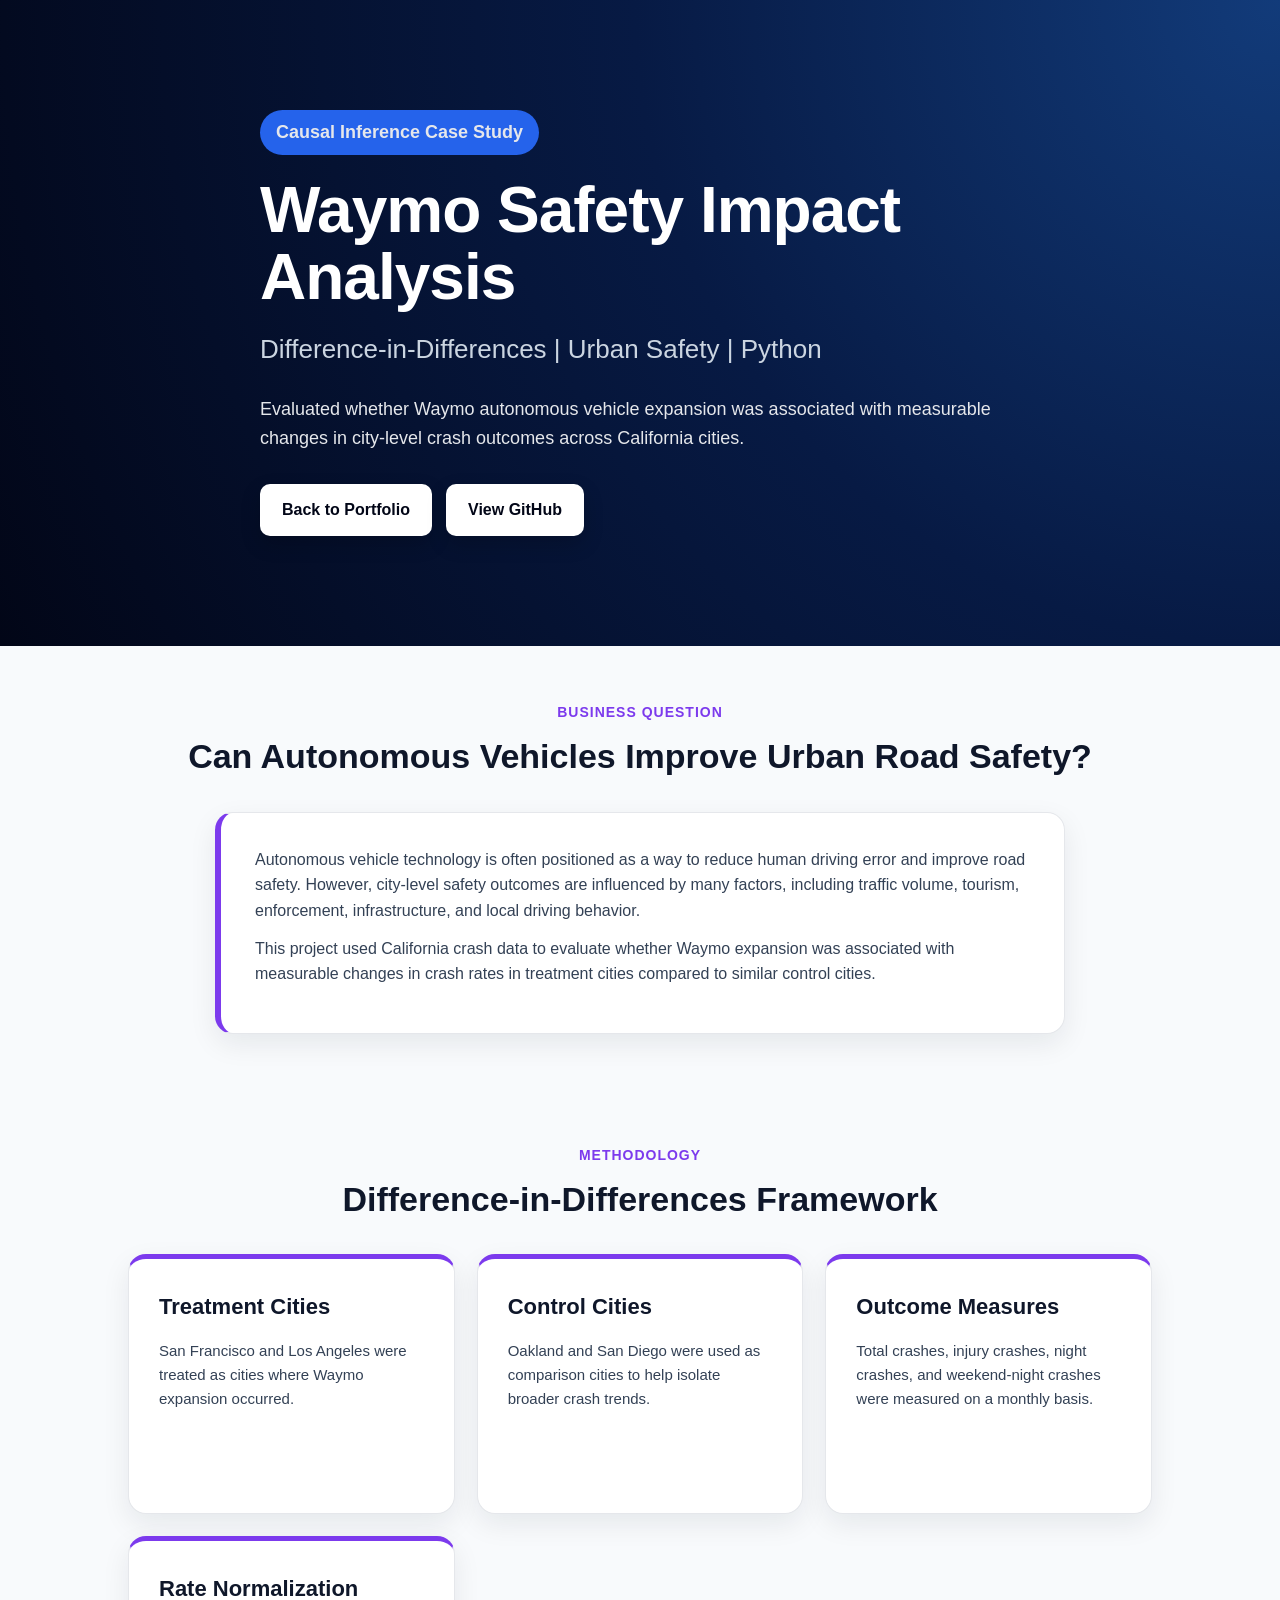
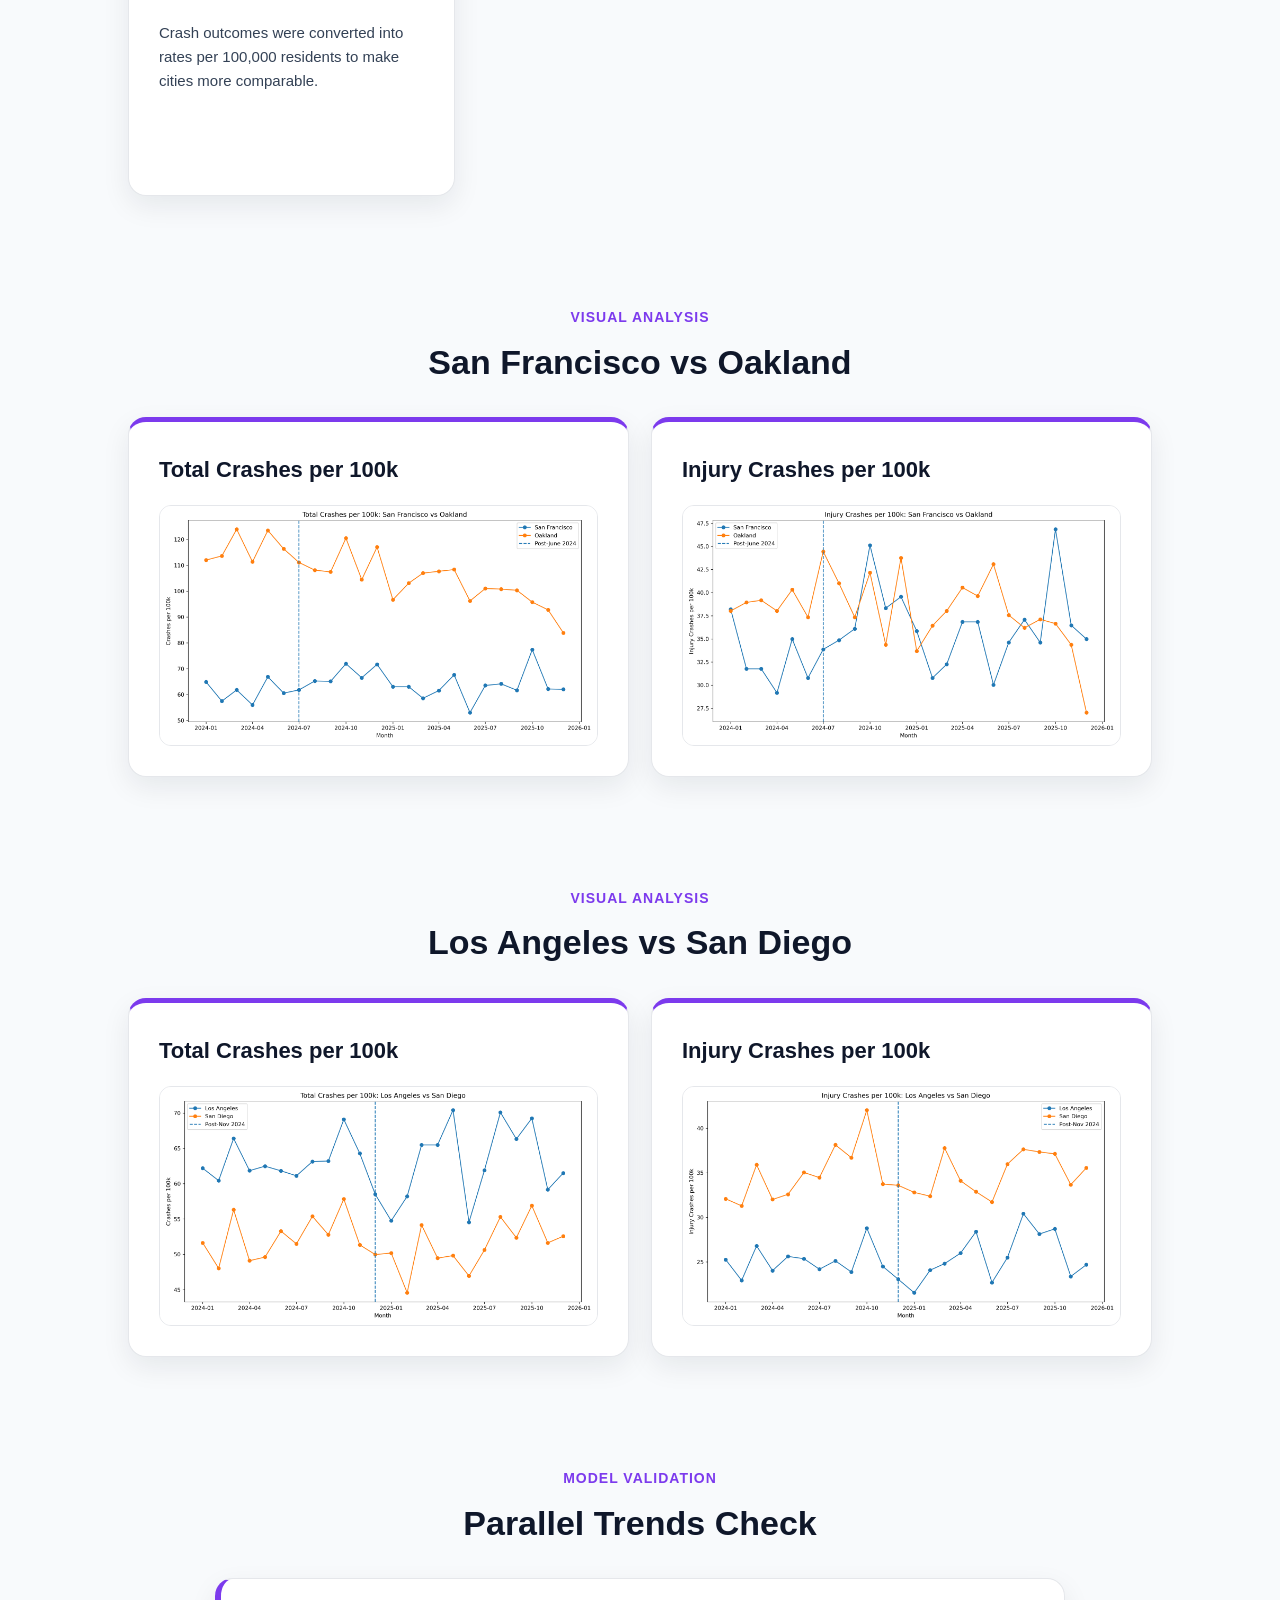
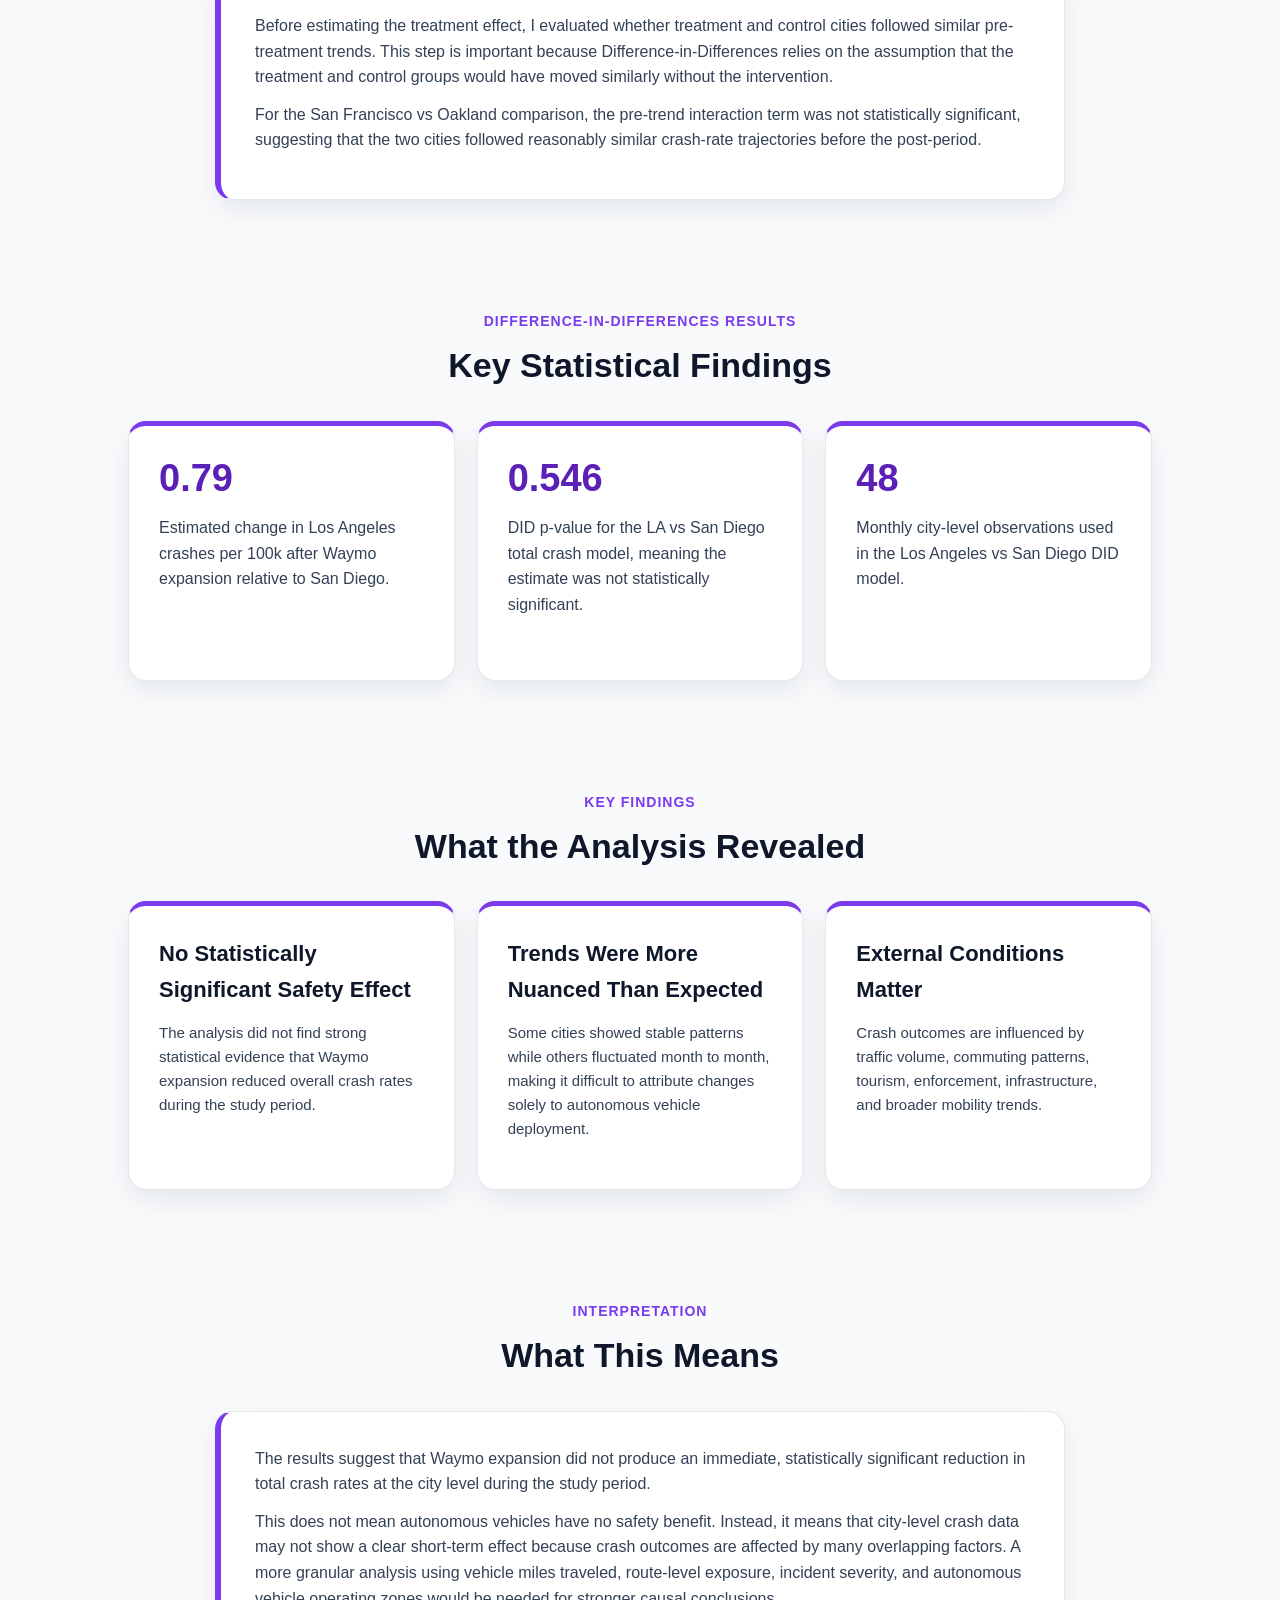
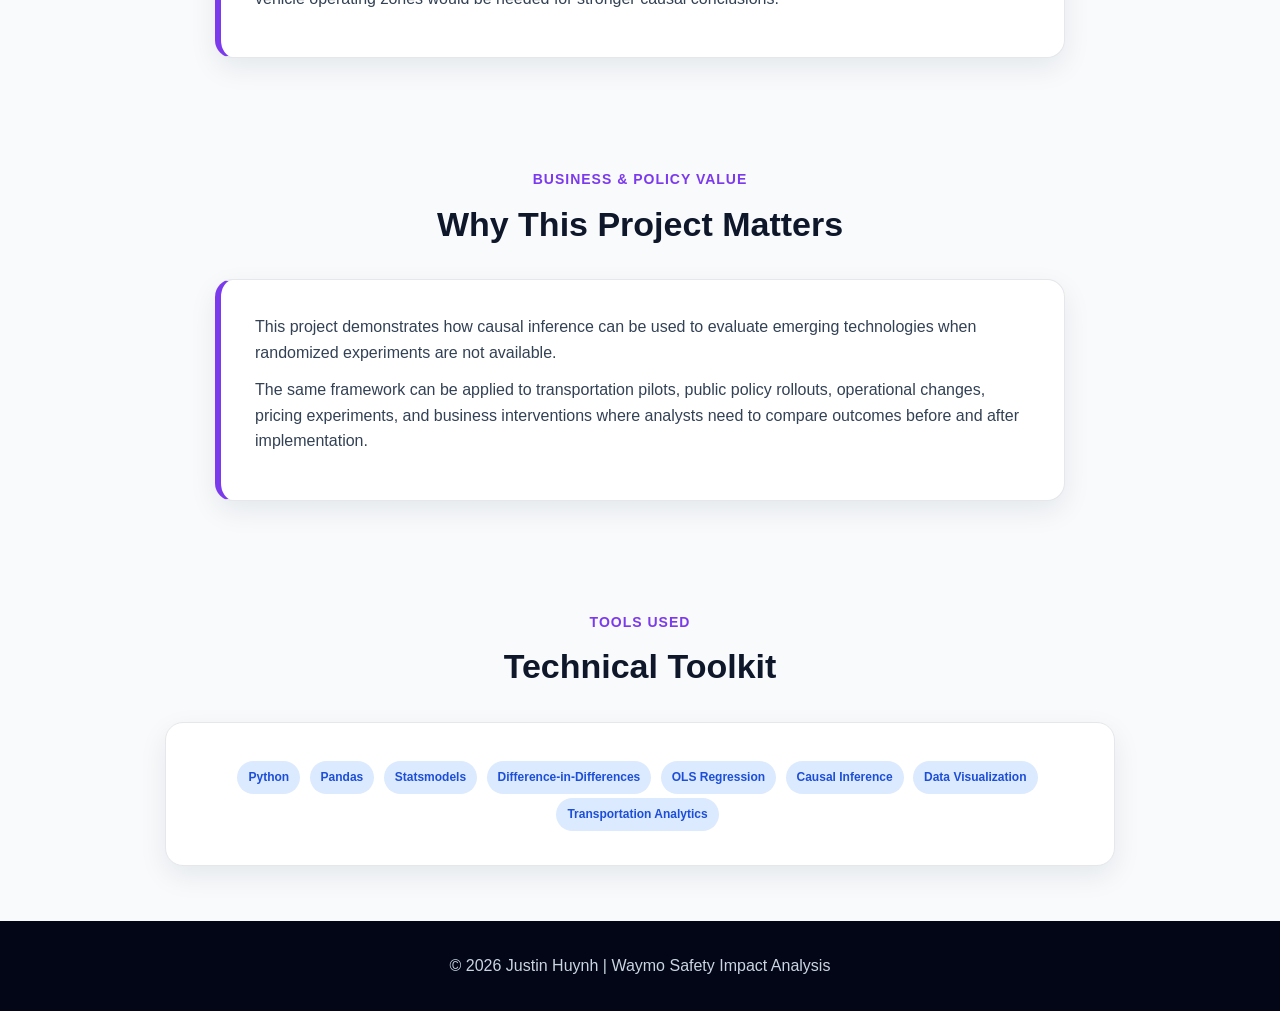
<file: projects/waymo.html>
<!DOCTYPE html>
<html lang="en">

<head>
    <meta charset="UTF-8">
    <meta name="viewport" content="width=device-width, initial-scale=1.0">
    <title>Waymo Safety Impact Analysis | Justin Huynh</title>
    <link rel="stylesheet" href="../style.css">
</head>

<body id="waymo-page">

<header class="hero">
    <div class="hero-content">
        <p class="badge">Causal Inference Case Study</p>

        <h1>Waymo Safety Impact Analysis</h1>

        <h2>Difference-in-Differences | Urban Safety | Python</h2>

        <p>
            Evaluated whether Waymo autonomous vehicle expansion was associated with measurable changes in city-level crash outcomes across California cities.
        </p>

        <div class="buttons">
            <a href="../index.html">Back to Portfolio</a>

            <a href="https://github.com/huynhjh3/BANA290---Waymo" target="_blank">
                View GitHub
            </a>
        </div>
    </div>
</header>

<section>
    <p class="section-label">Business Question</p>
    <h2>Can Autonomous Vehicles Improve Urban Road Safety?</h2>

    <div class="experience">
        <p>
            Autonomous vehicle technology is often positioned as a way to reduce human driving error and improve road safety. However, city-level safety outcomes are influenced by many factors, including traffic volume, tourism, enforcement, infrastructure, and local driving behavior.
        </p>

        <p>
            This project used California crash data to evaluate whether Waymo expansion was associated with measurable changes in crash rates in treatment cities compared to similar control cities.
        </p>
    </div>
</section>

<section>
    <p class="section-label">Methodology</p>
    <h2>Difference-in-Differences Framework</h2>

    <div class="project-grid">
        <div class="card">
            <h3>Treatment Cities</h3>
            <p>
                San Francisco and Los Angeles were treated as cities where Waymo expansion occurred.
            </p>
        </div>

        <div class="card">
            <h3>Control Cities</h3>
            <p>
                Oakland and San Diego were used as comparison cities to help isolate broader crash trends.
            </p>
        </div>

        <div class="card">
            <h3>Outcome Measures</h3>
            <p>
                Total crashes, injury crashes, night crashes, and weekend-night crashes were measured on a monthly basis.
            </p>
        </div>

        <div class="card">
            <h3>Rate Normalization</h3>
            <p>
                Crash outcomes were converted into rates per 100,000 residents to make cities more comparable.
            </p>
        </div>
    </div>
</section>

<section>
    <p class="section-label">Visual Analysis</p>
    <h2>San Francisco vs Oakland</h2>

    <div class="project-grid">
        <div class="card">
            <h3>Total Crashes per 100k</h3>
            <img src="waymo-assets/crashes_per_100k (1).png" alt="San Francisco vs Oakland total crashes per 100k">
        </div>

        <div class="card">
            <h3>Injury Crashes per 100k</h3>
            <img src="waymo-assets/injury_crashes_per_100k (1).png" alt="San Francisco vs Oakland injury crashes per 100k">
        </div>
    </div>
</section>

<section>
    <p class="section-label">Visual Analysis</p>
    <h2>Los Angeles vs San Diego</h2>

    <div class="project-grid">
        <div class="card">
            <h3>Total Crashes per 100k</h3>
            <img src="waymo-assets/crashes_per_100k.png" alt="Los Angeles vs San Diego total crashes per 100k">
        </div>

        <div class="card">
            <h3>Injury Crashes per 100k</h3>
            <img src="waymo-assets/injury_crashes_per_100k.png" alt="Los Angeles vs San Diego injury crashes per 100k">
        </div>
    </div>
</section>

<section>
    <p class="section-label">Model Validation</p>
    <h2>Parallel Trends Check</h2>

    <div class="experience">
        <p>
            Before estimating the treatment effect, I evaluated whether treatment and control cities followed similar pre-treatment trends. This step is important because Difference-in-Differences relies on the assumption that the treatment and control groups would have moved similarly without the intervention.
        </p>

        <p>
            For the San Francisco vs Oakland comparison, the pre-trend interaction term was not statistically significant, suggesting that the two cities followed reasonably similar crash-rate trajectories before the post-period.
        </p>
    </div>
</section>

<section>
    <p class="section-label">Difference-in-Differences Results</p>
    <h2>Key Statistical Findings</h2>

    <div class="project-grid">
        <div class="card metric">
            <h3>0.79</h3>
            <p>
                Estimated change in Los Angeles crashes per 100k after Waymo expansion relative to San Diego.
            </p>
        </div>

        <div class="card metric">
            <h3>0.546</h3>
            <p>
                DID p-value for the LA vs San Diego total crash model, meaning the estimate was not statistically significant.
            </p>
        </div>

        <div class="card metric">
            <h3>48</h3>
            <p>
                Monthly city-level observations used in the Los Angeles vs San Diego DID model.
            </p>
        </div>
    </div>
</section>

<section>
    <p class="section-label">Key Findings</p>
    <h2>What the Analysis Revealed</h2>

    <div class="project-grid">
        <div class="card">
            <h3>No Statistically Significant Safety Effect</h3>
            <p>
                The analysis did not find strong statistical evidence that Waymo expansion reduced overall crash rates during the study period.
            </p>
        </div>

        <div class="card">
            <h3>Trends Were More Nuanced Than Expected</h3>
            <p>
                Some cities showed stable patterns while others fluctuated month to month, making it difficult to attribute changes solely to autonomous vehicle deployment.
            </p>
        </div>

        <div class="card">
            <h3>External Conditions Matter</h3>
            <p>
                Crash outcomes are influenced by traffic volume, commuting patterns, tourism, enforcement, infrastructure, and broader mobility trends.
            </p>
        </div>
    </div>
</section>

<section>
    <p class="section-label">Interpretation</p>
    <h2>What This Means</h2>

    <div class="experience">
        <p>
            The results suggest that Waymo expansion did not produce an immediate, statistically significant reduction in total crash rates at the city level during the study period.
        </p>

        <p>
            This does not mean autonomous vehicles have no safety benefit. Instead, it means that city-level crash data may not show a clear short-term effect because crash outcomes are affected by many overlapping factors. A more granular analysis using vehicle miles traveled, route-level exposure, incident severity, and autonomous vehicle operating zones would be needed for stronger causal conclusions.
        </p>
    </div>
</section>

<section>
    <p class="section-label">Business & Policy Value</p>
    <h2>Why This Project Matters</h2>

    <div class="experience">
        <p>
            This project demonstrates how causal inference can be used to evaluate emerging technologies when randomized experiments are not available.
        </p>

        <p>
            The same framework can be applied to transportation pilots, public policy rollouts, operational changes, pricing experiments, and business interventions where analysts need to compare outcomes before and after implementation.
        </p>
    </div>
</section>

<section>
    <p class="section-label">Tools Used</p>
    <h2>Technical Toolkit</h2>

    <div class="skills">
        <span>Python</span>
        <span>Pandas</span>
        <span>Statsmodels</span>
        <span>Difference-in-Differences</span>
        <span>OLS Regression</span>
        <span>Causal Inference</span>
        <span>Data Visualization</span>
        <span>Transportation Analytics</span>
    </div>
</section>

<footer>
    <p>© 2026 Justin Huynh | Waymo Safety Impact Analysis</p>
</footer>

</body>
</html>
</file>
<file: style.css>
* {
    margin: 0;
    padding: 0;
    box-sizing: border-box;
}

html {
    scroll-behavior: smooth;
}

body {
    font-family: Arial, Helvetica, sans-serif;
    background: #f8fafc;
    color: #0f172a;
    line-height: 1.6;
}

/* NAVIGATION */

.nav {
    background: #020617;
    color: white;
    padding: 18px 8%;
    display: flex;
    align-items: center;
    gap: 16px;
    position: sticky;
    top: 0;
    z-index: 100;
    box-shadow: 0 2px 20px rgba(0,0,0,0.18);
}

.logo {
    background: white;
    color: #020617;
    font-weight: 800;
    width: 42px;
    height: 42px;
    border-radius: 12px;
    display: flex;
    align-items: center;
    justify-content: center;
}

.nav h3 {
    font-size: 22px;
    margin-right: auto;
}

.nav nav {
    display: flex;
    align-items: center;
    gap: 24px;
}

.nav nav a {
    color: #e5e7eb;
    text-decoration: none;
    font-weight: 600;
    font-size: 15px;
}

.nav nav a:hover {
    color: #60a5fa;
}

/* HERO */

.hero {
    background: radial-gradient(circle at top right, #123b7a, #071a44 45%, #020617 100%);
    color: white;
    padding: 110px 10%;
    display: flex;
    align-items: center;
    justify-content: center;
    gap: 70px;
}

.profile-pic {
    width: 260px;
    height: 260px;
    border-radius: 50%;
    object-fit: cover;
    object-position: center top;
    border: 6px solid white;
    box-shadow: 0 20px 45px rgba(0,0,0,0.35);
    flex-shrink: 0;
}

.hero-content {
    max-width: 760px;
}

.badge {
    display: inline-block;
    background: #2563eb;
    color: white;
    padding: 8px 16px;
    border-radius: 999px;
    font-size: 14px;
    font-weight: 700;
    margin-bottom: 22px;
}

.hero h1 {
    font-size: 64px;
    line-height: 1.05;
    margin-bottom: 18px;
    letter-spacing: -1px;
}

.hero h2 {
    font-size: 26px;
    font-weight: 500;
    color: #cbd5e1;
    margin-bottom: 24px;
}

.hero p {
    font-size: 18px;
    color: #e5e7eb;
    max-width: 780px;
}

/* BUTTONS */

.buttons {
    margin-top: 32px;
    display: flex;
    gap: 14px;
    flex-wrap: wrap;
}

.buttons a {
    background: white;
    color: #020617;
    text-decoration: none;
    padding: 13px 22px;
    border-radius: 10px;
    font-weight: 700;
    box-shadow: 0 8px 20px rgba(0,0,0,0.18);
    transition: 0.25s ease;
}

.buttons a:hover {
    transform: translateY(-3px);
    background: #dbeafe;
}

/* SECTIONS */

section {
    padding: 70px 10%;
}

section h2 {
    text-align: center;
    font-size: 34px;
    margin-bottom: 36px;
    color: #0f172a;
}

.section-label {
    text-align: center;
    text-transform: uppercase;
    color: #2563eb;
    font-weight: 800;
    font-size: 14px;
    letter-spacing: 1px;
    margin-bottom: 8px;
}

/* CARDS */

.project-grid {
    display: grid;
    grid-template-columns: repeat(auto-fit, minmax(260px, 1fr));
    gap: 26px;
}

.card {
    background: white;
    padding: 30px;
    border-radius: 18px;
    border: 1px solid #e5e7eb;
    box-shadow: 0 10px 28px rgba(15,23,42,0.08);
    min-height: 230px;
    transition: 0.25s ease;
}

.card:hover {
    transform: translateY(-6px);
    box-shadow: 0 18px 38px rgba(15,23,42,0.14);
}

.card h3 {
    font-size: 22px;
    color: #0f172a;
    margin-bottom: 14px;
}

.card p {
    color: #334155;
    font-size: 15px;
    margin-bottom: 18px;
}

.card span:not(.project-type),
.skills span {
    display: inline-block;
    background: #dbeafe;
    color: #1d4ed8;
    padding: 7px 11px;
    border-radius: 999px;
    font-size: 12px;
    font-weight: 700;
    margin: 4px 5px 0 0;
}

.metric h3 {
    font-size: 30px;
    color: #0f172a;
}

/* CLICKABLE CARDS */

.card-link {
    text-decoration: none;
    color: inherit;
    display: block;
}

.card-link h3,
.card-link p,
.card-link span {
    text-decoration: none;
}
/* DASHBOARD IMAGES */

.card img {
    width: 100% !important;
    height: auto !important;
    max-height: 260px !important;
    object-fit: contain !important;
    display: block !important;
    margin: 18px auto 0 auto !important;
    border-radius: 12px !important;
}

section:has(img) .project-grid {
    grid-template-columns: repeat(2, minmax(320px, 1fr));
    max-width: 1100px;
    margin: 0 auto;
}

section:has(img) .card {
    min-height: 390px;
    overflow: hidden;
}
/* EXPERIENCE + SKILLS */

.experience,
.skills {
    background: white;
    padding: 34px;
    border-radius: 18px;
    border: 1px solid #e5e7eb;
    box-shadow: 0 10px 28px rgba(15,23,42,0.08);
    max-width: 950px;
    margin: 0 auto;
}

.experience h3 {
    margin-top: 20px;
    color: #0f172a;
}

.experience h3:first-child {
    margin-top: 0;
}

.experience p {
    color: #334155;
    margin-bottom: 12px;
}

.role {
    margin-bottom: 30px;
    padding-bottom: 28px;
    border-bottom: 1px solid #e5e7eb;
}

.role:last-child {
    margin-bottom: 0;
    padding-bottom: 0;
    border-bottom: none;
}

.role-header {
    display: flex;
    justify-content: space-between;
    align-items: baseline;
    flex-wrap: wrap;
    gap: 8px;
    margin-bottom: 4px;
}

.role-header h3 {
    margin-top: 0;
}

.role-meta {
    color: #64748b;
    font-size: 13px;
    font-weight: 700;
    text-transform: uppercase;
    letter-spacing: 0.5px;
}

.stat-row {
    display: flex;
    flex-wrap: wrap;
    gap: 10px;
    margin: 14px 0 4px 0;
}

.stat-chip {
    display: inline-flex;
    flex-direction: column;
    background: #eff6ff;
    border: 1px solid #bfdbfe;
    border-radius: 12px;
    padding: 8px 14px;
    min-width: 110px;
}

.stat-chip .num {
    color: #1d4ed8;
    font-weight: 800;
    font-size: 20px;
    line-height: 1.15;
}

.stat-chip .label {
    color: #475569;
    font-size: 11px;
    font-weight: 600;
    letter-spacing: 0.2px;
}

.skills {
    text-align: center;
}

/* FOOTER */

footer {
    background: #020617;
    color: #cbd5e1;
    text-align: center;
    padding: 32px;
}

.project-type {
    display: block;
    margin: -30px -30px 24px -30px;
    padding: 14px 30px;
    background: #0f172a;
    color: white;
    text-align: center;
    font-size: 12px;
    font-weight: 800;
    letter-spacing: 1px;
    text-transform: uppercase;
    border-radius: 18px 18px 0 0;
}

/* MOBILE */

@media (max-width: 900px) {
    .nav {
        flex-wrap: wrap;
    }

    .nav nav {
        width: 100%;
        justify-content: center;
        flex-wrap: wrap;
        gap: 14px;
        margin-top: 10px;
    }

    .hero {
        flex-direction: column;
        text-align: center;
        padding: 80px 8%;
        gap: 36px;
    }

    .profile-pic {
        width: 210px;
        height: 210px;
    }

    .hero h1 {
        font-size: 44px;
    }

    .hero h2 {
        font-size: 21px;
    }

    .buttons {
        justify-content: center;
    }

    section {
        padding: 55px 8%;
    }
}
/* KAISER CASE STUDY VISUAL POLISH */

#kaiser-page section {
    padding-top: 55px;
    padding-bottom: 55px;
}

#kaiser-page .project-grid {
    max-width: 1180px;
    margin: 0 auto;
    gap: 22px;
}

#kaiser-page .card {
    border-top: 5px solid #2563eb;
    min-height: 260px;
}

#kaiser-page .metric h3 {
    font-size: 34px;
    line-height: 1.2;
    color: #0b1f4d;
}

#kaiser-page .metric p {
    font-size: 16px;
}

#kaiser-page .experience {
    border-left: 6px solid #2563eb;
    max-width: 850px;
}

#kaiser-page .section-label {
    margin-bottom: 6px;
}

#kaiser-page section h2 {
    margin-bottom: 28px;
}

#kaiser-page .card:hover {
    border-top-color: #0f172a;
}
/* HOMEPAGE VALUE SECTION */

.value-section {
    background: #f8fafc;
}

.value-grid {
    display: grid;
    grid-template-columns: repeat(4, 1fr);
    gap: 26px;
    max-width: 1200px;
    margin: 0 auto;
}

.value-card {
    background: white;
    border: 1px solid #e5e7eb;
    border-radius: 18px;
    padding: 32px;
    min-height: 260px;
    box-shadow: 0 10px 28px rgba(15,23,42,0.08);
    transition: 0.25s ease;
}

.value-card:hover {
    transform: translateY(-6px);
    box-shadow: 0 18px 38px rgba(15,23,42,0.14);
}

.value-card h3 {
    font-size: 28px;
    line-height: 1.25;
    font-weight: 800;
    color: #0f172a;
    margin-bottom: 18px;
}

.value-card p {
    color: #334155;
    font-size: 16px;
    line-height: 1.65;
}

@media (max-width: 900px) {
    .value-grid {
        grid-template-columns: 1fr;
    }
}
/* CREDIT CARD CASE STUDY VISUAL POLISH */

#credit-card-page section {
    padding-top: 55px;
    padding-bottom: 55px;
}

#credit-card-page .project-grid {
    max-width: 1180px;
    margin: 0 auto;
    gap: 22px;
}

#credit-card-page .card {
    border-top: 5px solid #14b8a6;
    min-height: 260px;
}

#credit-card-page .metric h3 {
    font-size: 38px;
    line-height: 1.2;
    color: #0f766e;
}

#credit-card-page .metric p {
    font-size: 16px;
}

#credit-card-page .experience {
    border-left: 6px solid #14b8a6;
    max-width: 850px;
}

#credit-card-page .section-label {
    color: #0f766e;
    margin-bottom: 6px;
}

#credit-card-page section h2 {
    margin-bottom: 28px;
}

#credit-card-page .card:hover {
    border-top-color: #0f172a;
}
/* CASE STUDY IMAGES */

.case-study-image {
    width: 100%;
    max-width: 1000px;
    display: block;
    margin: 30px auto 15px;
    border-radius: 16px;
    border: 1px solid #e5e7eb;
    box-shadow: 0 12px 35px rgba(0,0,0,0.12);
}

.image-caption {
    max-width: 850px;
    margin: 0 auto;
    text-align: center;
    color: #64748b;
    font-size: 14px;
    line-height: 1.7;
}
.section-intro {
    max-width: 850px;
    margin: 0 auto 40px auto;
    text-align: center;
    color: #334155;
    font-size: 17px;
    line-height: 1.7;
}
/* WAYMO CASE STUDY VISUAL POLISH */

#waymo-page section {
    padding-top: 55px;
    padding-bottom: 55px;
}

#waymo-page .project-grid {
    max-width: 1180px;
    margin: 0 auto;
    gap: 22px;
}

#waymo-page .card {
    border-top: 5px solid #7c3aed;
    min-height: 260px;
}

#waymo-page .card img {
    width: 100%;
    border-radius: 12px;
    margin-top: 15px;
    border: 1px solid #e5e7eb;
}

#waymo-page .metric h3 {
    font-size: 38px;
    line-height: 1.2;
    color: #5b21b6;
}

#waymo-page .metric p {
    font-size: 16px;
}

#waymo-page .experience {
    border-left: 6px solid #7c3aed;
    max-width: 850px;
}

#waymo-page .section-label {
    color: #7c3aed;
    margin-bottom: 6px;
}

#waymo-page section h2 {
    margin-bottom: 28px;
}

#waymo-page .card:hover {
    border-top-color: #0f172a;
}
/* AIRBNB CASE STUDY VISUAL POLISH */

#airbnb-page section {
    padding-top: 55px;
    padding-bottom: 55px;
}

#airbnb-page .project-grid {
    max-width: 1180px;
    margin: 0 auto;
    gap: 22px;
}

#airbnb-page .card {
    border-top: 5px solid #ef4444;
    min-height: 260px;
}

#airbnb-page .metric h3 {
    font-size: 38px;
    line-height: 1.2;
    color: #dc2626;
}

#airbnb-page .metric p {
    font-size: 16px;
}

#airbnb-page .experience {
    border-left: 6px solid #ef4444;
    max-width: 850px;
}

#airbnb-page .section-label {
    color: #dc2626;
    margin-bottom: 6px;
}

#airbnb-page section h2 {
    margin-bottom: 28px;
}

#airbnb-page .card:hover {
    border-top-color: #0f172a;
}
#airbnb-page .card img {
    width: 100%;
    border-radius: 12px;
    border: 1px solid #e5e7eb;
    margin: 15px 0;
}
</file>
